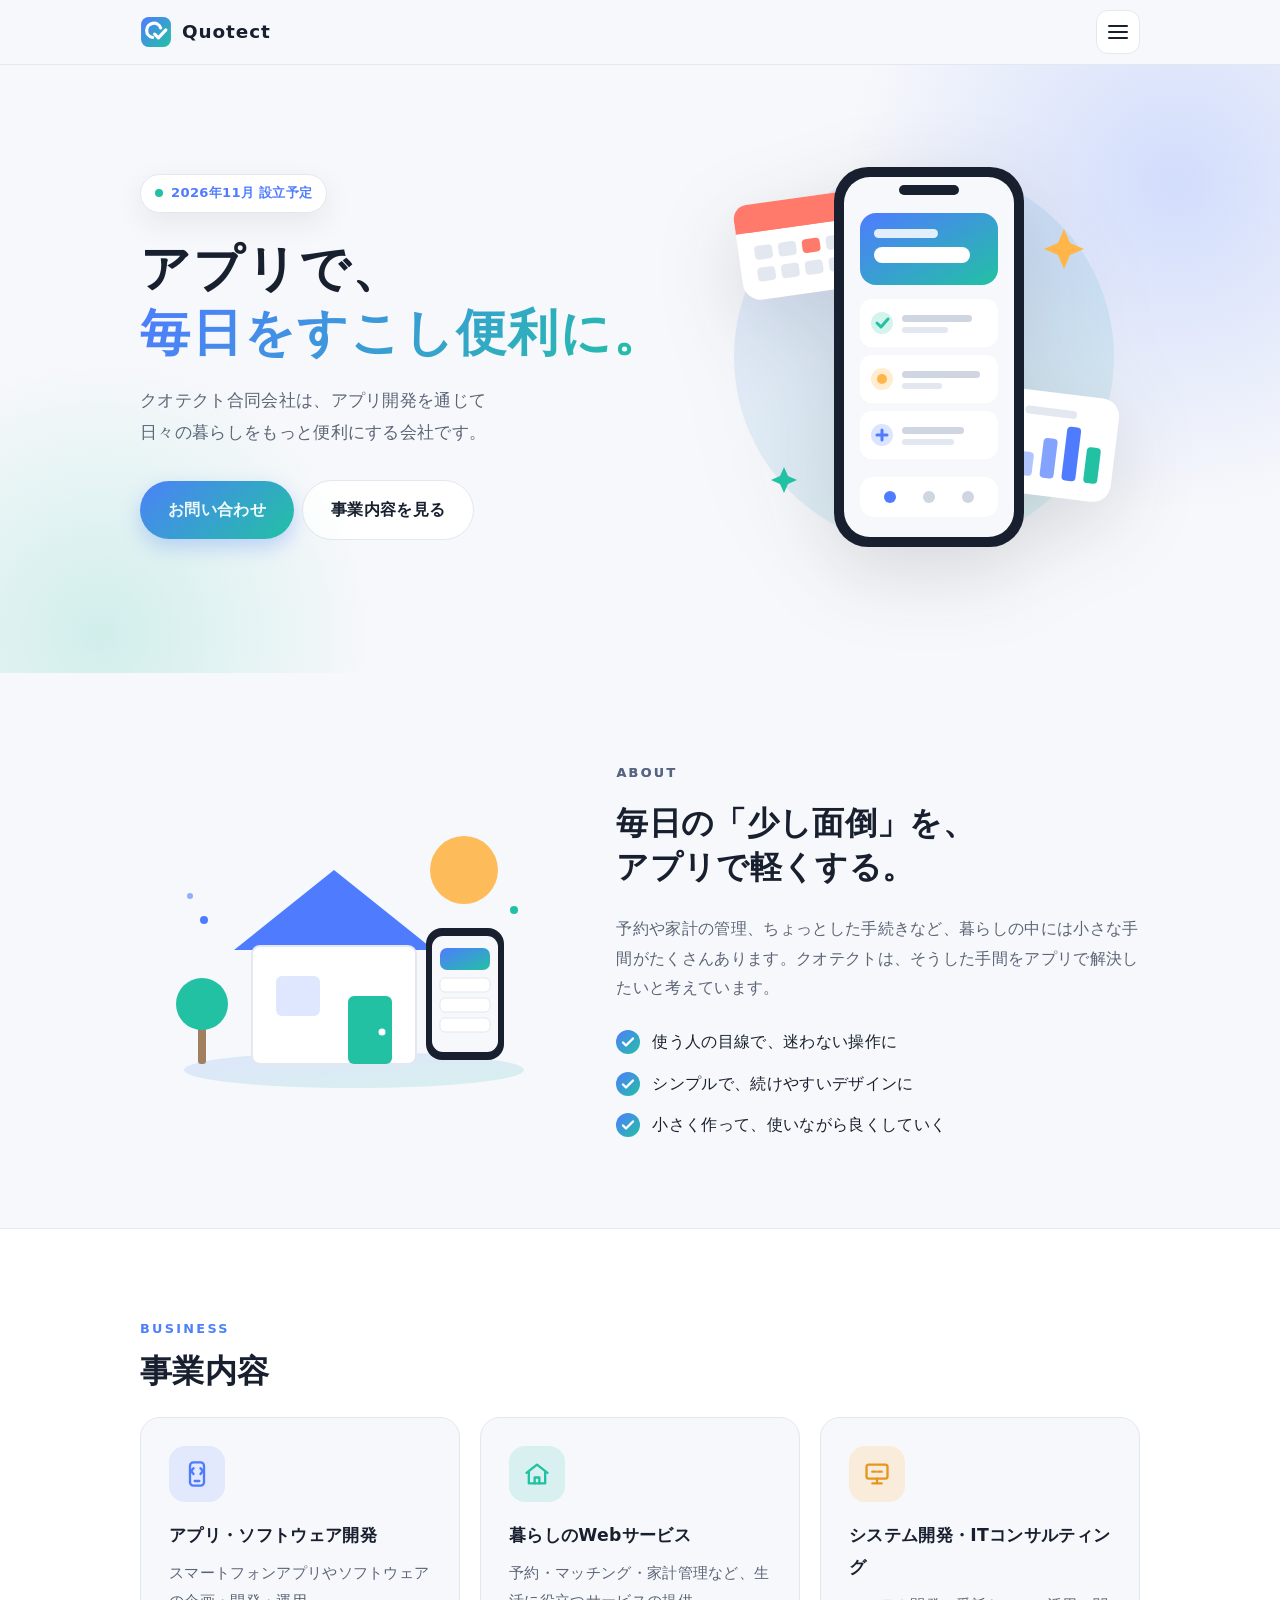
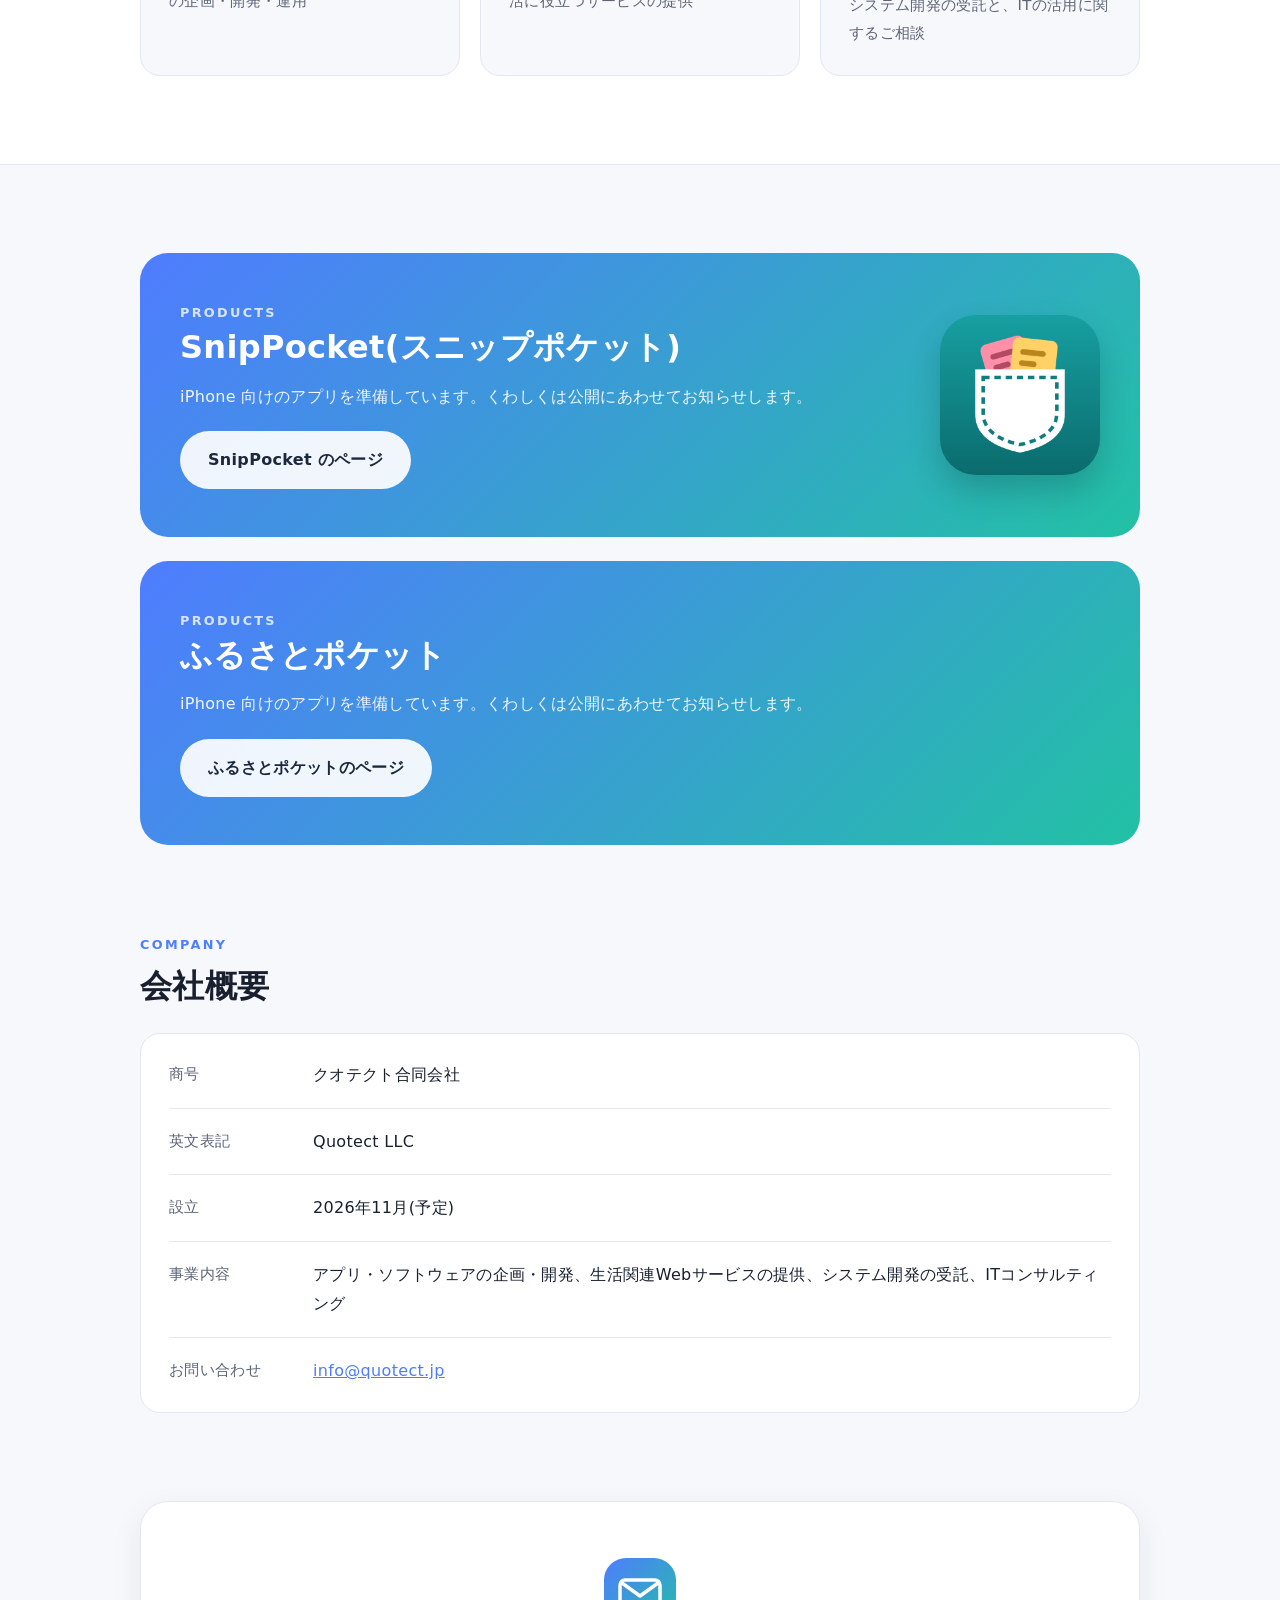
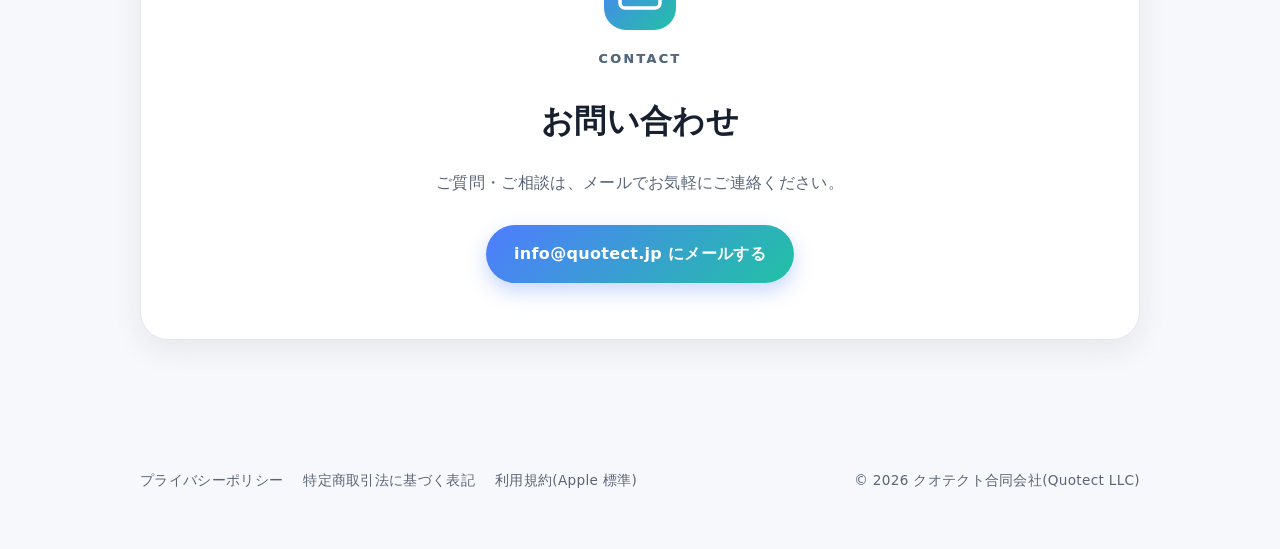
<file: index.html>
<!doctype html>
<html lang="ja">
<head>
<meta charset="utf-8">
<meta name="viewport" content="width=device-width, initial-scale=1">
<title>クオテクト合同会社 | Quotect LLC</title>
<meta name="description" content="クオテクト合同会社は、アプリ開発で日々の暮らしを便利にする会社です。2026年11月設立予定。">
<meta property="og:title" content="クオテクト合同会社 | Quotect LLC">
<meta property="og:description" content="アプリで、毎日をすこし便利に。">
<meta property="og:type" content="website">
<meta property="og:url" content="https://quotect.jp/">
<meta property="og:site_name" content="クオテクト合同会社">
<meta property="og:image" content="https://quotect.jp/assets/ogp.png">
<meta property="og:image:width" content="1200">
<meta property="og:image:height" content="630">
<meta property="og:image:alt" content="Quotect クオテクト合同会社のロゴ">
<meta name="twitter:card" content="summary_large_image">
<link rel="icon" href="./favicon.ico" sizes="any">
<link rel="icon" href="./assets/quotect-mark.svg" type="image/svg+xml">
<link rel="apple-touch-icon" href="./assets/apple-touch-icon.png">
<style>
  :root {
    --bg: #f7f8fb;
    --surface: #ffffff;
    --text: #18202f;
    --muted: #5b6577;
    --line: #e3e7ef;
    --blue: #4f7cff;
    --teal: #22c1a4;
    --amber: #ffb547;
    --coral: #ff7a6b;
    --grad: linear-gradient(135deg, #4f7cff 0%, #22c1a4 100%);
    --shadow: 0 10px 30px rgba(24, 32, 47, .08);
  }
  @media (prefers-color-scheme: dark) {
    :root {
      --bg: #0f131b;
      --surface: #171c27;
      --text: #eef1f6;
      --muted: #a5adbd;
      --line: #262d3b;
      --shadow: 0 10px 30px rgba(0, 0, 0, .35);
    }
  }
  * { box-sizing: border-box; }
  html { -webkit-text-size-adjust: 100%; scroll-behavior: smooth; }
  body {
    margin: 0;
    background: var(--bg);
    color: var(--text);
    font-family: "Hiragino Sans", "Hiragino Kaku Gothic ProN", "Noto Sans JP", "Yu Gothic", "Meiryo", system-ui, sans-serif;
    line-height: 1.85;
    letter-spacing: .02em;
    overflow-x: hidden;
  }
  a { color: var(--blue); }
  .wrap { max-width: 1040px; margin: 0 auto; padding: 0 20px; }

  /* header */
  header { position: sticky; top: 0; z-index: 10; background: color-mix(in srgb, var(--bg) 85%, transparent); backdrop-filter: blur(10px); border-bottom: 1px solid var(--line); }
  header .wrap { display: flex; align-items: center; justify-content: space-between; height: 64px; }
  .brand { display: flex; align-items: center; gap: 10px; color: var(--text); text-decoration: none; font-weight: 700; font-size: 1.15rem; letter-spacing: .05em; }
  .brand svg { width: 32px; height: 32px; }
  section, .hero { scroll-margin-top: 72px; }

  /* ハンバーガーメニュー */
  .menu-btn {
    width: 44px; height: 44px; border: 1px solid var(--line); border-radius: 12px; background: var(--surface);
    display: grid; place-items: center; cursor: pointer; padding: 0; color: var(--text);
  }
  .menu-btn span, .menu-btn span::before, .menu-btn span::after {
    display: block; width: 20px; height: 2px; border-radius: 2px; background: currentColor; position: relative; transition: transform .25s, background .25s;
  }
  .menu-btn span::before, .menu-btn span::after { content: ""; position: absolute; left: 0; }
  .menu-btn span::before { top: -6px; }
  .menu-btn span::after { top: 6px; }
  .menu-open .menu-btn span { background: transparent; }
  .menu-open .menu-btn span::before { transform: translateY(6px) rotate(45deg); }
  .menu-open .menu-btn span::after { transform: translateY(-6px) rotate(-45deg); }

  .menu {
    position: absolute; top: 72px; right: max(20px, calc((100vw - 1040px) / 2 + 20px));
    width: min(280px, calc(100vw - 40px)); background: var(--surface); border: 1px solid var(--line);
    border-radius: 20px; box-shadow: var(--shadow); padding: 10px;
    opacity: 0; visibility: hidden; transform: translateY(-8px); transition: opacity .2s, transform .2s, visibility .2s;
  }
  .menu-open .menu { opacity: 1; visibility: visible; transform: none; }
  .menu a {
    display: flex; align-items: center; gap: 12px; padding: 12px 14px; border-radius: 12px;
    color: var(--text); text-decoration: none; font-weight: 600;
  }
  .menu a:hover, .menu a:focus-visible { background: var(--bg); outline: none; }
  .menu a i { width: 8px; height: 8px; border-radius: 50%; background: var(--grad); flex: none; }
  .menu a.cta { margin-top: 6px; background: var(--grad); color: #fff; justify-content: center; }
  .menu a.cta:hover { opacity: .9; }

  /* hero */
  .hero { position: relative; padding: 72px 0 96px; overflow: hidden; }
  .hero::before {
    content: ""; position: absolute; inset: -40% -20% auto auto; width: 720px; height: 720px;
    background: radial-gradient(circle, rgba(79,124,255,.22), transparent 65%); pointer-events: none;
  }
  .hero::after {
    content: ""; position: absolute; left: -200px; bottom: -260px; width: 600px; height: 600px;
    background: radial-gradient(circle, rgba(34,193,164,.18), transparent 65%); pointer-events: none;
  }
  .hero .wrap { position: relative; display: grid; grid-template-columns: 1.1fr .9fr; gap: 40px; align-items: center; }
  @media (max-width: 820px) { .hero .wrap { grid-template-columns: 1fr; } }
  .badge {
    display: inline-flex; align-items: center; gap: 8px; font-size: .82rem; font-weight: 600; color: var(--blue);
    background: var(--surface); border: 1px solid var(--line); padding: 6px 14px; border-radius: 999px; box-shadow: var(--shadow);
  }
  .badge i { width: 8px; height: 8px; border-radius: 50%; background: var(--teal); display: inline-block; }
  .hero h1 { font-size: clamp(1.85rem, 7.6vw, 3.1rem); line-height: 1.3; margin: 24px 0 20px; letter-spacing: .04em; }
  .hero h1 .grad { white-space: nowrap; background: var(--grad); -webkit-background-clip: text; background-clip: text; color: transparent; }
  .hero p.lead { color: var(--muted); font-size: 1.06rem; margin: 0 0 32px; }
  .btn {
    display: inline-block; background: var(--grad); color: #fff; text-decoration: none; font-weight: 700;
    padding: 14px 28px; border-radius: 999px; box-shadow: 0 8px 20px rgba(79,124,255,.3);
  }
  .btn.ghost { background: var(--surface); color: var(--text); box-shadow: none; border: 1px solid var(--line); margin-left: 8px; }
  .hero-art { display: flex; justify-content: center; }
  .hero-art svg { width: 100%; max-width: 420px; height: auto; filter: drop-shadow(0 24px 40px rgba(24,32,47,.15)); }

  /* sections */
  section { padding: 88px 0; }
  .eyebrow { font-size: .8rem; font-weight: 700; letter-spacing: .18em; background: var(--grad); -webkit-background-clip: text; background-clip: text; color: transparent; margin: 0 0 8px; }
  h2 { font-size: clamp(1.5rem, 4vw, 2rem); margin: 0 0 24px; line-height: 1.4; }

  .about { display: grid; grid-template-columns: .9fr 1.1fr; gap: 48px; align-items: center; }
  @media (max-width: 820px) { .about { grid-template-columns: 1fr; } .about .art { order: 2; } }
  .about .art svg { width: 100%; max-width: 380px; height: auto; display: block; margin: 0 auto; }
  .about p { color: var(--muted); margin: 0 0 16px; }
  .points { list-style: none; padding: 0; margin: 24px 0 0; display: grid; gap: 12px; }
  .points li { display: flex; gap: 12px; align-items: flex-start; }
  .points li svg { flex: none; width: 24px; height: 24px; margin-top: 3px; }

  .alt { background: var(--surface); border-top: 1px solid var(--line); border-bottom: 1px solid var(--line); }
  .cards { display: grid; gap: 20px; grid-template-columns: repeat(auto-fit, minmax(240px, 1fr)); }
  .card { background: var(--bg); border: 1px solid var(--line); border-radius: 20px; padding: 28px; transition: transform .2s, box-shadow .2s; }
  .card:hover { transform: translateY(-4px); box-shadow: var(--shadow); }
  .card .icon { width: 56px; height: 56px; border-radius: 16px; display: grid; place-items: center; margin-bottom: 18px; }
  .card .icon svg { width: 28px; height: 28px; }
  .card h3 { margin: 0 0 8px; font-size: 1.08rem; }
  .card p { margin: 0; color: var(--muted); font-size: .93rem; }

  .coming {
    position: relative; overflow: hidden; border-radius: 28px; padding: 48px 40px; color: #fff; background: var(--grad);
    display: grid; grid-template-columns: 1fr auto; gap: 32px; align-items: center;
  }
  @media (max-width: 720px) { .coming { grid-template-columns: 1fr; padding: 36px 24px; } .coming svg { justify-self: center; } }
  .coming h2 { color: #fff; margin-bottom: 12px; }
  .coming .eyebrow { background: none; color: rgba(255,255,255,.85); -webkit-background-clip: initial; background-clip: initial; }
  .coming p { margin: 0; opacity: .92; }
  .coming svg { width: 200px; height: auto; }
  .coming .app-icon { width: 160px; height: 160px; border-radius: 36px; box-shadow: 0 16px 32px rgba(0,0,0,.18); background: #fff; }
  @media (max-width: 720px) { .coming .app-icon { justify-self: center; width: 120px; height: 120px; border-radius: 28px; } }
  .coming-links { margin-top: 20px !important; }
  .btn.light { background: #fff; color: #18202f; box-shadow: none; }
  footer .links { display: flex; flex-wrap: wrap; gap: 8px 20px; }
  footer .links a { color: var(--muted); text-decoration: none; }
  footer .links a:hover { color: var(--text); text-decoration: underline; }

  dl.profile { display: grid; grid-template-columns: 9em 1fr; margin: 0; background: var(--surface); border: 1px solid var(--line); border-radius: 20px; padding: 8px 28px; }
  dl.profile dt, dl.profile dd { padding: 18px 0; border-bottom: 1px solid var(--line); margin: 0; }
  dl.profile dt:last-of-type, dl.profile dd:last-of-type { border-bottom: none; }
  dl.profile dt { color: var(--muted); font-size: .92rem; }
  @media (max-width: 520px) {
    dl.profile { grid-template-columns: 1fr; padding: 8px 20px; }
    dl.profile dt { border-bottom: none; padding-bottom: 0; }
    dl.profile dd { padding-top: 2px; }
  }

  .contact { text-align: center; }
  .contact .box { background: var(--surface); border: 1px solid var(--line); border-radius: 28px; padding: 56px 24px; box-shadow: var(--shadow); }
  .contact svg { width: 72px; height: 72px; margin-bottom: 8px; }
  .contact p { color: var(--muted); margin: 0 0 28px; }

  footer { padding: 40px 0 56px; color: var(--muted); font-size: .85rem; }
  footer .wrap { display: flex; justify-content: space-between; align-items: center; flex-wrap: wrap; gap: 12px; }
</style>
</head>
<body>

<!-- 画像はすべてこのファイル内で自作したSVG(外部素材・フォントは不使用) -->
<svg width="0" height="0" style="position:absolute" aria-hidden="true">
  <defs>
    <linearGradient id="g-main" x1="0" y1="0" x2="1" y2="1">
      <stop offset="0" stop-color="#4f7cff"/><stop offset="1" stop-color="#22c1a4"/>
    </linearGradient>
  </defs>
</svg>

<header>
  <div class="wrap">
    <a class="brand" href="#top">
      <svg viewBox="0 0 120 120" aria-hidden="true">
        <rect x="4" y="4" width="112" height="112" rx="28" fill="url(#g-main)"/>
        <path d="M47.31 80.59A27 27 0 1 1 77.37 44.77" fill="none" stroke="#fff" stroke-width="12" stroke-linecap="round"/>
        <path d="M55 68L69 82L97 52" fill="none" stroke="#fff" stroke-width="12" stroke-linecap="round" stroke-linejoin="round"/>
      </svg>
      Quotect
    </a>
    <button class="menu-btn" id="menu-btn" aria-label="メニューを開く" aria-expanded="false" aria-controls="menu"><span></span></button>
    <nav class="menu" id="menu" aria-label="メニュー">
      <a href="#top"><i></i>トップ</a>
      <a href="#about"><i></i>私たちについて</a>
      <a href="#business"><i></i>事業内容</a>
      <a href="#products"><i></i>プロダクト</a>
      <a href="./snippocket/"><i></i>SnipPocket</a>
      <a href="./snippocket/support/"><i></i>サポート</a>
      <a href="./furupoke/"><i></i>ふるさとポケット</a>
      <a href="#company"><i></i>会社概要</a>
      <a href="#contact" class="cta">お問い合わせ</a>
    </nav>
  </div>
</header>

<main>
  <div class="hero" id="top">
    <div class="wrap">
      <div>
        <span class="badge"><i></i>2026年11月 設立予定</span>
        <h1>アプリで、<br><span class="grad">毎日をすこし便利に。</span></h1>
        <p class="lead">クオテクト合同会社は、アプリ開発を通じて<br>日々の暮らしをもっと便利にする会社です。</p>
        <a class="btn" href="#contact">お問い合わせ</a><a class="btn ghost" href="#business">事業内容を見る</a>
      </div>

      <!-- ヒーロー画像:スマホと暮らしのアプリ画面(自作SVG) -->
      <div class="hero-art">
        <svg viewBox="0 0 420 440" role="img" aria-label="暮らしを便利にするスマートフォンアプリのイラスト">
          <circle cx="210" cy="220" r="190" fill="url(#g-main)" opacity=".12"/>
          <!-- floating: calendar -->
          <g transform="translate(18 70) rotate(-8)">
            <rect width="120" height="96" rx="18" fill="#fff"/>
            <rect width="120" height="28" rx="14" fill="#ff7a6b"/>
            <rect y="14" width="120" height="14" fill="#ff7a6b"/>
            <g fill="#e3e7ef">
              <rect x="16" y="42" width="18" height="14" rx="4"/><rect x="40" y="42" width="18" height="14" rx="4"/>
              <rect x="64" y="42" width="18" height="14" rx="4" fill="#ff7a6b"/><rect x="88" y="42" width="18" height="14" rx="4"/>
              <rect x="16" y="64" width="18" height="14" rx="4"/><rect x="40" y="64" width="18" height="14" rx="4"/>
              <rect x="64" y="64" width="18" height="14" rx="4"/><rect x="88" y="64" width="18" height="14" rx="4"/>
            </g>
          </g>
          <!-- floating: wallet chart -->
          <g transform="translate(296 250) rotate(7)">
            <rect width="112" height="104" rx="18" fill="#fff"/>
            <rect x="18" y="62" width="14" height="24" rx="4" fill="#4f7cff" opacity=".45"/>
            <rect x="40" y="46" width="14" height="40" rx="4" fill="#4f7cff" opacity=".7"/>
            <rect x="62" y="32" width="14" height="54" rx="4" fill="#4f7cff"/>
            <rect x="84" y="50" width="14" height="36" rx="4" fill="#22c1a4"/>
            <rect x="18" y="16" width="52" height="8" rx="4" fill="#e3e7ef"/>
          </g>
          <!-- phone -->
          <rect x="120" y="30" width="190" height="380" rx="34" fill="#18202f"/>
          <rect x="130" y="40" width="170" height="360" rx="26" fill="#f7f8fb"/>
          <rect x="185" y="48" width="60" height="10" rx="5" fill="#18202f"/>
          <!-- app header -->
          <rect x="146" y="76" width="138" height="72" rx="16" fill="url(#g-main)"/>
          <rect x="160" y="92" width="64" height="9" rx="4.5" fill="#fff" opacity=".85"/>
          <rect x="160" y="110" width="96" height="16" rx="8" fill="#fff"/>
          <!-- list items -->
          <g>
            <rect x="146" y="162" width="138" height="48" rx="12" fill="#fff"/>
            <circle cx="168" cy="186" r="11" fill="#22c1a4" opacity=".2"/>
            <path d="M163 186l4 4 7-8" fill="none" stroke="#22c1a4" stroke-width="3" stroke-linecap="round" stroke-linejoin="round"/>
            <rect x="188" y="178" width="70" height="7" rx="3.5" fill="#cfd5e1"/>
            <rect x="188" y="190" width="46" height="6" rx="3" fill="#e3e7ef"/>
          </g>
          <g>
            <rect x="146" y="218" width="138" height="48" rx="12" fill="#fff"/>
            <circle cx="168" cy="242" r="11" fill="#ffb547" opacity=".25"/>
            <circle cx="168" cy="242" r="5" fill="#ffb547"/>
            <rect x="188" y="234" width="78" height="7" rx="3.5" fill="#cfd5e1"/>
            <rect x="188" y="246" width="40" height="6" rx="3" fill="#e3e7ef"/>
          </g>
          <g>
            <rect x="146" y="274" width="138" height="48" rx="12" fill="#fff"/>
            <circle cx="168" cy="298" r="11" fill="#4f7cff" opacity=".2"/>
            <path d="M163 298h10M168 293v10" stroke="#4f7cff" stroke-width="3" stroke-linecap="round"/>
            <rect x="188" y="290" width="62" height="7" rx="3.5" fill="#cfd5e1"/>
            <rect x="188" y="302" width="52" height="6" rx="3" fill="#e3e7ef"/>
          </g>
          <!-- tab bar -->
          <rect x="146" y="340" width="138" height="40" rx="14" fill="#fff"/>
          <circle cx="176" cy="360" r="6" fill="#4f7cff"/>
          <circle cx="215" cy="360" r="6" fill="#cfd5e1"/>
          <circle cx="254" cy="360" r="6" fill="#cfd5e1"/>
          <!-- sparkles -->
          <path d="M350 92l6 14 14 6-14 6-6 14-6-14-14-6 14-6z" fill="#ffb547"/>
          <path d="M70 330l4 9 9 4-9 4-4 9-4-9-9-4 9-4z" fill="#22c1a4"/>
        </svg>
      </div>
    </div>
  </div>

  <section id="about">
    <div class="wrap about">
      <!-- 暮らしのイラスト(自作SVG) -->
      <div class="art">
        <svg viewBox="0 0 380 300" role="img" aria-label="家とアプリでつながる暮らしのイラスト">
          <ellipse cx="190" cy="270" rx="170" ry="18" fill="url(#g-main)" opacity=".15"/>
          <circle cx="300" cy="70" r="34" fill="#ffb547" opacity=".9"/>
          <!-- house -->
          <path d="M70 150 L170 70 L270 150 Z" fill="#4f7cff"/>
          <rect x="88" y="146" width="164" height="118" rx="8" fill="#fff" stroke="#e3e7ef" stroke-width="2"/>
          <rect x="112" y="176" width="44" height="40" rx="6" fill="#4f7cff" opacity=".18"/>
          <rect x="184" y="196" width="44" height="68" rx="6" fill="#22c1a4"/>
          <circle cx="218" cy="232" r="3.5" fill="#fff"/>
          <!-- phone bubble -->
          <g transform="translate(262 128)">
            <rect width="78" height="132" rx="16" fill="#18202f"/>
            <rect x="6" y="8" width="66" height="116" rx="11" fill="#f7f8fb"/>
            <rect x="14" y="20" width="50" height="22" rx="7" fill="url(#g-main)"/>
            <rect x="14" y="50" width="50" height="14" rx="5" fill="#fff" stroke="#e3e7ef"/>
            <rect x="14" y="70" width="50" height="14" rx="5" fill="#fff" stroke="#e3e7ef"/>
            <rect x="14" y="90" width="50" height="14" rx="5" fill="#fff" stroke="#e3e7ef"/>
          </g>
          <!-- connection dots -->
          <g fill="#4f7cff">
            <circle cx="40" cy="120" r="4"/><circle cx="26" cy="96" r="3" opacity=".6"/>
            <circle cx="350" cy="110" r="4" fill="#22c1a4"/>
          </g>
          <!-- tree -->
          <rect x="34" y="214" width="8" height="50" rx="3" fill="#a08060"/>
          <circle cx="38" cy="204" r="26" fill="#22c1a4"/>
        </svg>
      </div>
      <div>
        <p class="eyebrow">ABOUT</p>
        <h2>毎日の「少し面倒」を、<br>アプリで軽くする。</h2>
        <p>予約や家計の管理、ちょっとした手続きなど、暮らしの中には小さな手間がたくさんあります。クオテクトは、そうした手間をアプリで解決したいと考えています。</p>
        <ul class="points">
          <li>
            <svg viewBox="0 0 24 24" aria-hidden="true"><circle cx="12" cy="12" r="12" fill="url(#g-main)"/><path d="M7 12.5l3 3 7-7" fill="none" stroke="#fff" stroke-width="2.4" stroke-linecap="round" stroke-linejoin="round"/></svg>
            <span>使う人の目線で、迷わない操作に</span>
          </li>
          <li>
            <svg viewBox="0 0 24 24" aria-hidden="true"><circle cx="12" cy="12" r="12" fill="url(#g-main)"/><path d="M7 12.5l3 3 7-7" fill="none" stroke="#fff" stroke-width="2.4" stroke-linecap="round" stroke-linejoin="round"/></svg>
            <span>シンプルで、続けやすいデザインに</span>
          </li>
          <li>
            <svg viewBox="0 0 24 24" aria-hidden="true"><circle cx="12" cy="12" r="12" fill="url(#g-main)"/><path d="M7 12.5l3 3 7-7" fill="none" stroke="#fff" stroke-width="2.4" stroke-linecap="round" stroke-linejoin="round"/></svg>
            <span>小さく作って、使いながら良くしていく</span>
          </li>
        </ul>
      </div>
    </div>
  </section>

  <section id="business" class="alt">
    <div class="wrap">
      <p class="eyebrow">BUSINESS</p>
      <h2>事業内容</h2>
      <div class="cards">
        <div class="card">
          <div class="icon" style="background: rgba(79,124,255,.12)">
            <svg viewBox="0 0 24 24" fill="none" stroke="#4f7cff" stroke-width="2" stroke-linecap="round" stroke-linejoin="round" aria-hidden="true"><rect x="6" y="2" width="12" height="20" rx="3"/><path d="M10 18h4"/><path d="M9 7l-2 2.5L9 12M15 7l2 2.5L15 12"/></svg>
          </div>
          <h3>アプリ・ソフトウェア開発</h3>
          <p>スマートフォンアプリやソフトウェアの企画・開発・運用</p>
        </div>
        <div class="card">
          <div class="icon" style="background: rgba(34,193,164,.14)">
            <svg viewBox="0 0 24 24" fill="none" stroke="#22c1a4" stroke-width="2" stroke-linecap="round" stroke-linejoin="round" aria-hidden="true"><path d="M3 11l9-7 9 7"/><path d="M5 10v10h14V10"/><path d="M10 20v-5h4v5"/></svg>
          </div>
          <h3>暮らしのWebサービス</h3>
          <p>予約・マッチング・家計管理など、生活に役立つサービスの提供</p>
        </div>
        <div class="card">
          <div class="icon" style="background: rgba(255,181,71,.18)">
            <svg viewBox="0 0 24 24" fill="none" stroke="#e6951f" stroke-width="2" stroke-linecap="round" stroke-linejoin="round" aria-hidden="true"><rect x="3" y="4" width="18" height="12" rx="2"/><path d="M8 20h8M12 16v4"/><path d="M8 10h3M13 10h3"/></svg>
          </div>
          <h3>システム開発・ITコンサルティング</h3>
          <p>システム開発の受託と、ITの活用に関するご相談</p>
        </div>
      </div>
    </div>
  </section>

  <section id="products">
    <div class="wrap">
      <div class="coming">
        <div>
          <p class="eyebrow">PRODUCTS</p>
          <h2>SnipPocket(スニップポケット)</h2>
          <p>iPhone 向けのアプリを準備しています。くわしくは公開にあわせてお知らせします。</p>
          <p class="coming-links"><a class="btn light" href="./snippocket/">SnipPocket のページ</a></p>
        </div>
        <img class="app-icon" src="./assets/snippocket-icon.png" alt="SnipPocket のアイコン" width="160" height="160">
      </div>
      <div class="coming" style="margin-top: 24px">
        <div>
          <p class="eyebrow">PRODUCTS</p>
          <h2>ふるさとポケット</h2>
          <p>iPhone 向けのアプリを準備しています。くわしくは公開にあわせてお知らせします。</p>
          <p class="coming-links"><a class="btn light" href="./furupoke/">ふるさとポケットのページ</a></p>
        </div>
      </div>
    </div>
  </section>

  <section id="company" style="padding-top: 0">
    <div class="wrap">
      <p class="eyebrow">COMPANY</p>
      <h2>会社概要</h2>
      <dl class="profile">
        <dt>商号</dt><dd>クオテクト合同会社</dd>
        <dt>英文表記</dt><dd>Quotect LLC</dd>
        <dt>設立</dt><dd>2026年11月(予定)</dd>
        <dt>事業内容</dt><dd>アプリ・ソフトウェアの企画・開発、生活関連Webサービスの提供、システム開発の受託、ITコンサルティング</dd>
        <dt>お問い合わせ</dt><dd><a href="mailto:info@quotect.jp">info@quotect.jp</a></dd>
      </dl>
    </div>
  </section>

  <section id="contact" class="contact" style="padding-top: 0">
    <div class="wrap">
      <div class="box">
        <!-- メールのアイコン(自作SVG) -->
        <svg viewBox="0 0 72 72" aria-hidden="true">
          <rect width="72" height="72" rx="22" fill="url(#g-main)"/>
          <rect x="16" y="22" width="40" height="28" rx="5" fill="none" stroke="#fff" stroke-width="3.5"/>
          <path d="M18 25l18 13 18-13" fill="none" stroke="#fff" stroke-width="3.5" stroke-linecap="round" stroke-linejoin="round"/>
        </svg>
        <p class="eyebrow">CONTACT</p>
        <h2>お問い合わせ</h2>
        <p>ご質問・ご相談は、メールでお気軽にご連絡ください。</p>
        <a class="btn" href="mailto:info@quotect.jp">info@quotect.jp にメールする</a>
      </div>
    </div>
  </section>
</main>

<footer>
  <div class="wrap">
    <nav class="links" aria-label="関連ページ">
      <a href="./snippocket/privacy/">プライバシーポリシー</a>
      <a href="./snippocket/tokushoho/">特定商取引法に基づく表記</a>
      <a href="https://www.apple.com/jp/legal/internet-services/itunes/jp/terms.html">利用規約(Apple 標準)</a>
    </nav>
    <span>© 2026 クオテクト合同会社(Quotect LLC)</span>
  </div>
</footer>

<script>
  // 三本線ボタンでメニューを開閉。項目を押すとその場所へ移動して閉じる
  (function () {
    var root = document.documentElement;
    var btn = document.getElementById('menu-btn');
    var menu = document.getElementById('menu');
    function setOpen(open) {
      root.classList.toggle('menu-open', open);
      btn.setAttribute('aria-expanded', open ? 'true' : 'false');
      btn.setAttribute('aria-label', open ? 'メニューを閉じる' : 'メニューを開く');
    }
    btn.addEventListener('click', function (e) { e.stopPropagation(); setOpen(!root.classList.contains('menu-open')); });
    menu.addEventListener('click', function (e) { if (e.target.closest('a')) setOpen(false); });
    document.addEventListener('click', function (e) { if (!menu.contains(e.target)) setOpen(false); });
    document.addEventListener('keydown', function (e) { if (e.key === 'Escape') setOpen(false); });
  })();
</script>
</body>
</html>
</file>
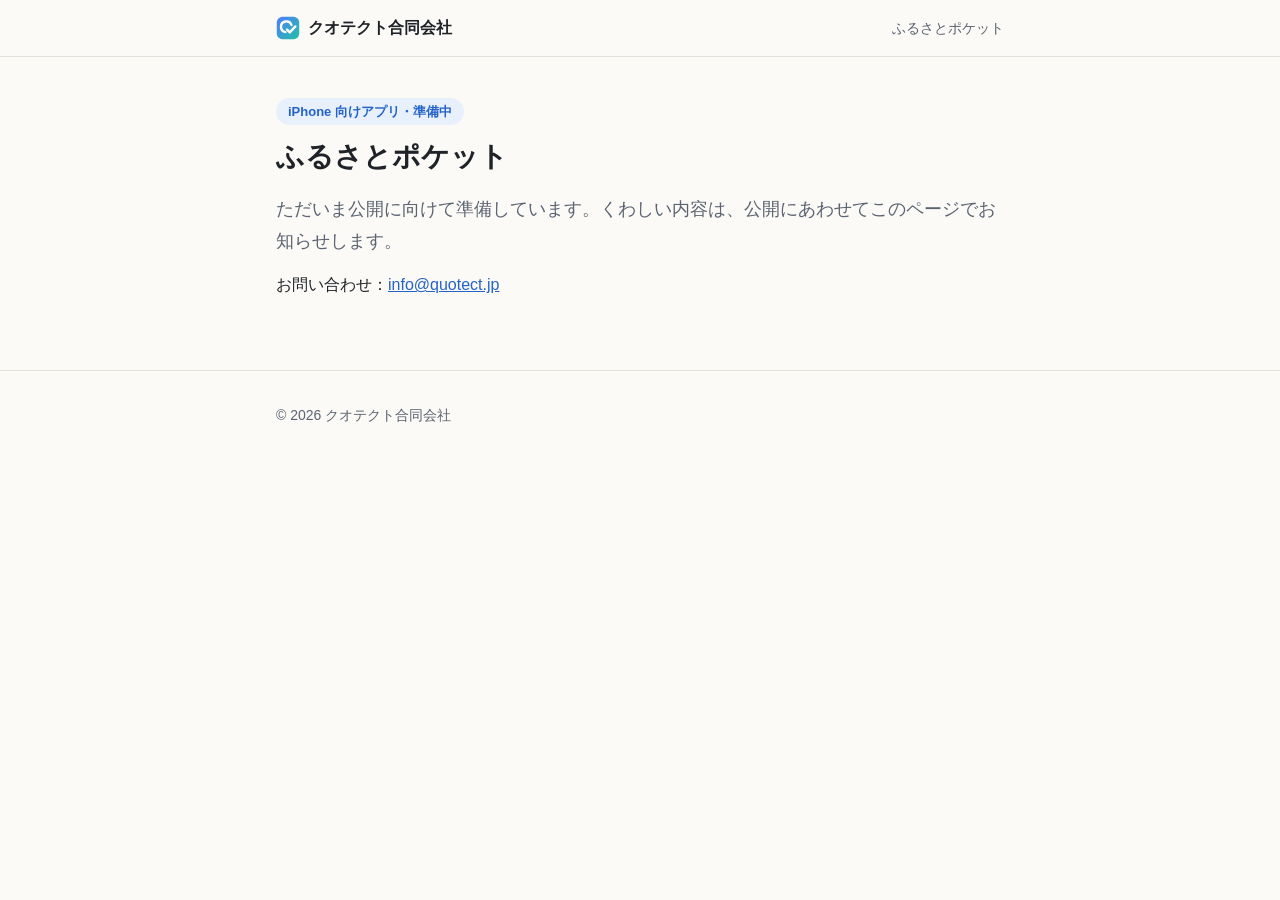
<file: furupoke/index.html>
<!doctype html>
<html lang="ja">
<head>
<meta charset="utf-8">
<meta name="viewport" content="width=device-width,initial-scale=1">
<title>ふるさとポケット</title>
<meta name="description" content="ふるさとポケットは、公開に向けて準備中の iPhone 向けアプリです。">
<link rel="icon" href="../assets/quotect-mark.svg" type="image/svg+xml">
<link rel="stylesheet" href="../assets/style.css">
</head>
<body>
<header class="site"><div class="wrap">
<a class="brand" href="../"><img src="../assets/quotect-mark.svg" alt="" width="24" height="24">クオテクト合同会社</a>
<nav><a href="../furupoke/">ふるさとポケット</a></nav>
</div></header>
<main><div class="wrap">

<span class="badge-soft">iPhone 向けアプリ・準備中</span>
<h1>ふるさとポケット</h1>
<p class="lead">ただいま公開に向けて準備しています。くわしい内容は、公開にあわせてこのページでお知らせします。</p>
<p>お問い合わせ：<a href="mailto:info@quotect.jp">info@quotect.jp</a></p>

</div></main>
<footer class="site"><div class="wrap">
<p>© 2026 クオテクト合同会社</p>
</div></footer>
</body>
</html>
</file>
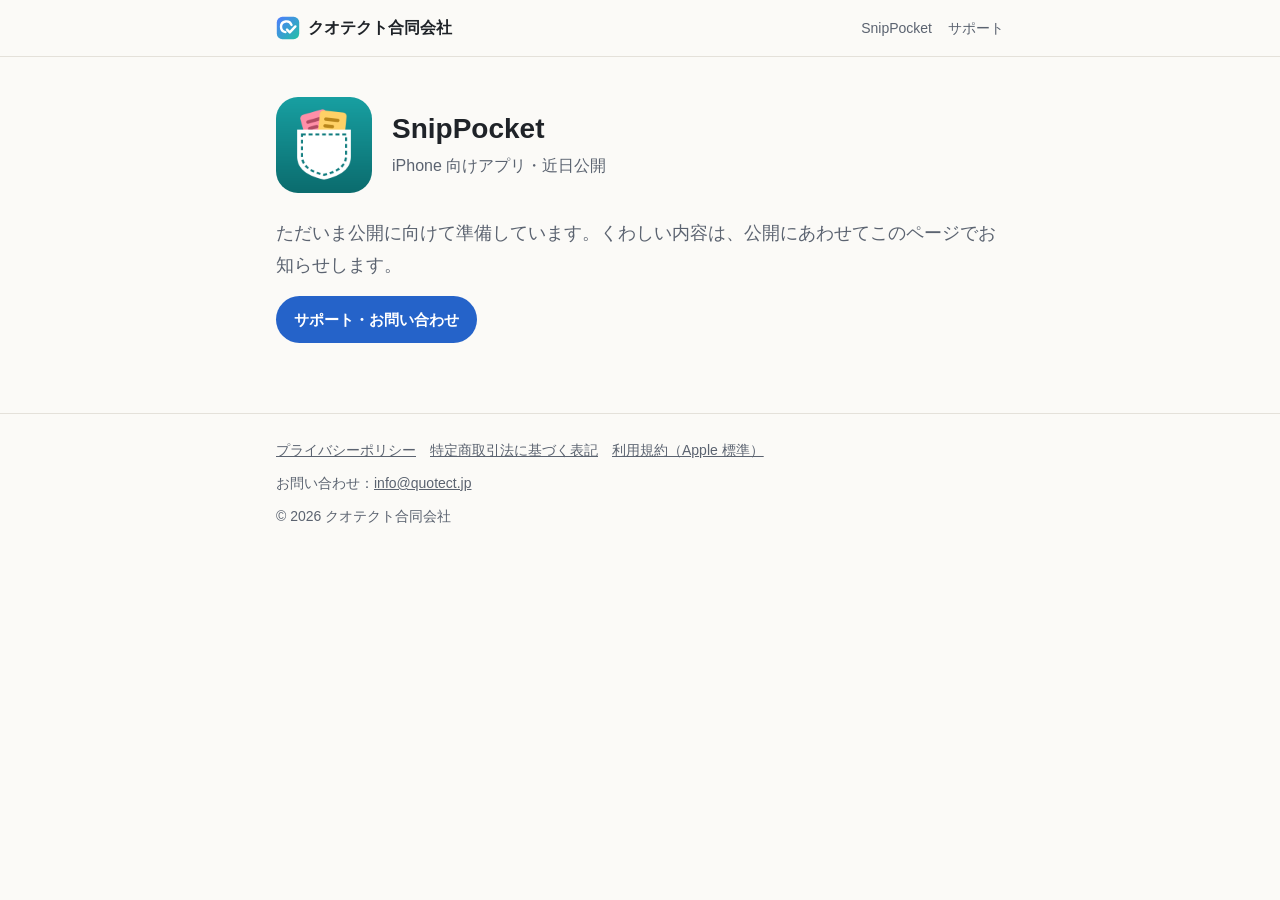
<file: snippocket/index.html>
<!doctype html>
<html lang="ja">
<head>
<meta charset="utf-8">
<meta name="viewport" content="width=device-width,initial-scale=1">
<title>SnipPocket</title>
<meta name="description" content="SnipPocket は近日公開予定の iPhone 向けアプリです。">
<link rel="icon" href="../assets/snippocket-icon.png">
<link rel="stylesheet" href="../assets/style.css">
</head>
<body>
<header class="site"><div class="wrap">
<a class="brand" href="../"><img src="../assets/quotect-mark.svg" alt="" width="24" height="24">クオテクト合同会社</a>
<nav><a href="../snippocket/">SnipPocket</a><a href="../snippocket/support/">サポート</a></nav>
</div></header>
<main><div class="wrap">

<div class="hero">
<img src="../assets/snippocket-icon.png" alt="SnipPocket のアイコン">
<div>
<h1>SnipPocket</h1>
<p>iPhone 向けアプリ・近日公開</p>
</div>
</div>
<p class="lead">ただいま公開に向けて準備しています。くわしい内容は、公開にあわせてこのページでお知らせします。</p>
<p><a class="btn" href="support/">サポート・お問い合わせ</a></p>

</div></main>
<footer class="site"><div class="wrap">
<a href="../snippocket/privacy/">プライバシーポリシー</a><a href="../snippocket/tokushoho/">特定商取引法に基づく表記</a><a href="https://www.apple.com/jp/legal/internet-services/itunes/jp/terms.html">利用規約（Apple 標準）</a>
<p>お問い合わせ：<a href="mailto:info@quotect.jp">info@quotect.jp</a></p>
<p>© 2026 クオテクト合同会社</p>
</div></footer>
</body>
</html>
</file>
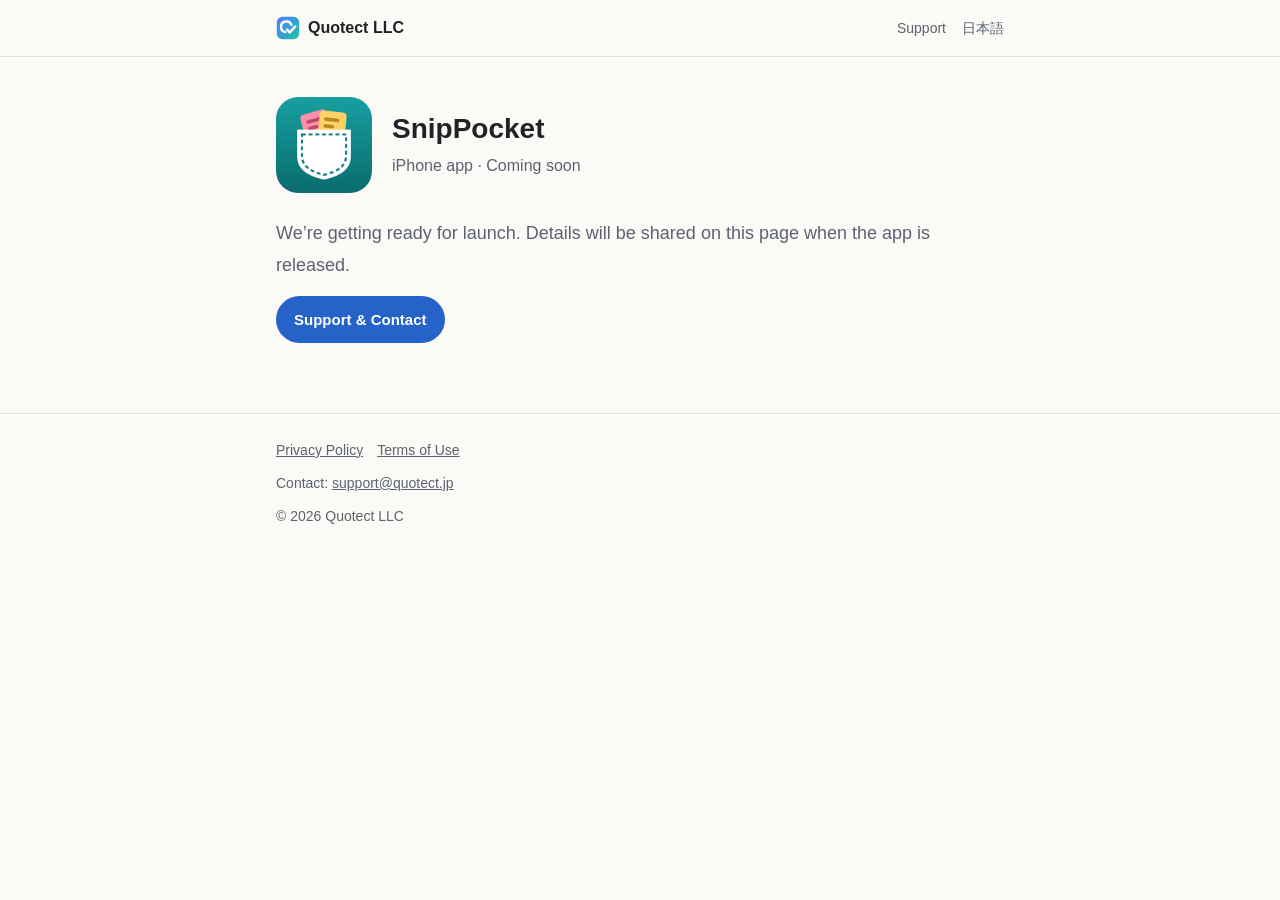
<file: en/snippocket/index.html>
<!doctype html>
<html lang="en">
<head>
<meta charset="utf-8">
<meta name="viewport" content="width=device-width,initial-scale=1">
<title>SnipPocket</title>
<meta name="description" content="SnipPocket is an iPhone app coming soon.">
<link rel="icon" href="../../assets/snippocket-icon.png">
<link rel="stylesheet" href="../../assets/style.css">
</head>
<body>
<header class="site"><div class="wrap">
<a class="brand" href="../../"><img src="../../assets/quotect-mark.svg" alt="" width="24" height="24">Quotect LLC</a>
<nav><a href="../../en/snippocket/support/">Support</a><a href="../../snippocket/" lang="ja">日本語</a></nav>
</div></header>
<main><div class="wrap">

<div class="hero">
<img src="../../assets/snippocket-icon.png" alt="SnipPocket icon">
<div>
<h1>SnipPocket</h1>
<p>iPhone app · Coming soon</p>
</div>
</div>
<p class="lead">We’re getting ready for launch. Details will be shared on this page when the app is released.</p>
<p><a class="btn" href="support/">Support &amp; Contact</a></p>

</div></main>
<footer class="site"><div class="wrap">
<a href="../../en/snippocket/privacy/">Privacy Policy</a><a href="https://www.apple.com/legal/internet-services/itunes/dev/stdeula/">Terms of Use</a>
<p>Contact: <a href="mailto:support@quotect.jp">support@quotect.jp</a></p>
<p>© 2026 Quotect LLC</p>
</div></footer>
</body>
</html>
</file>
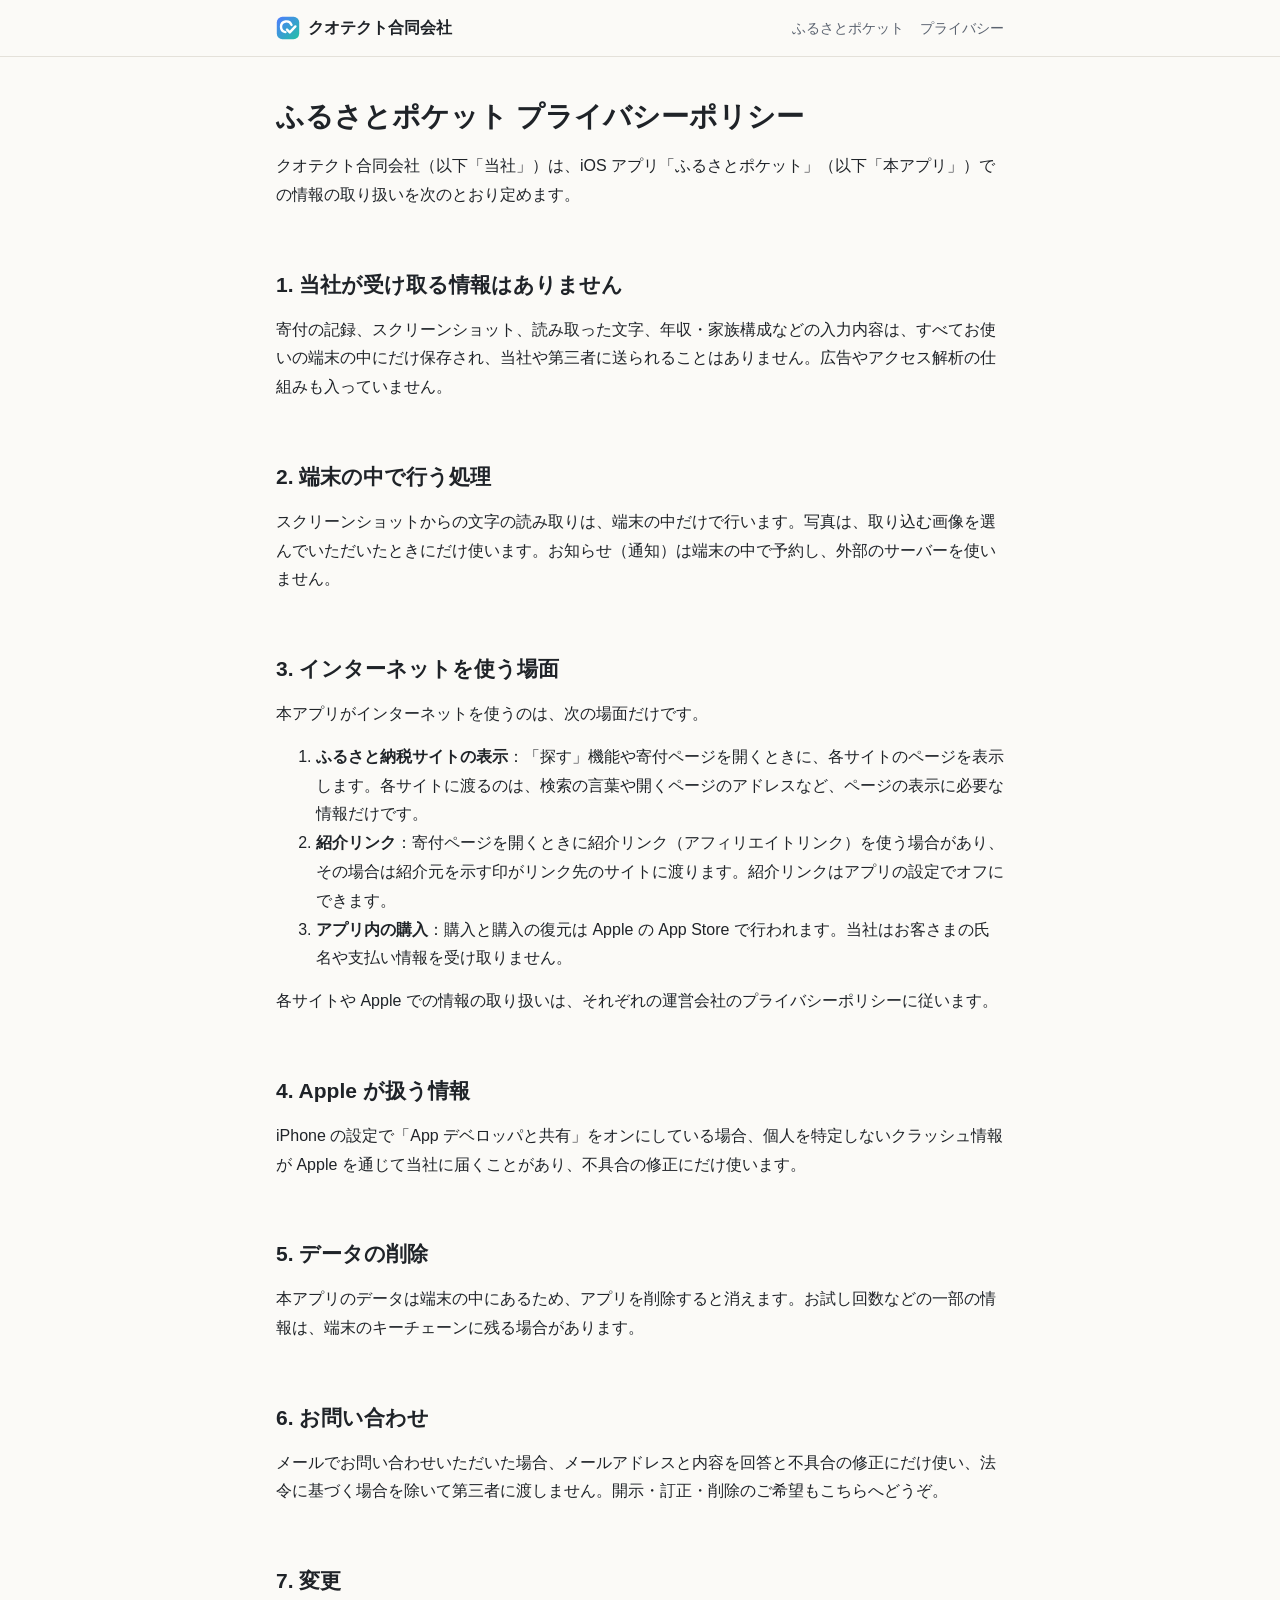
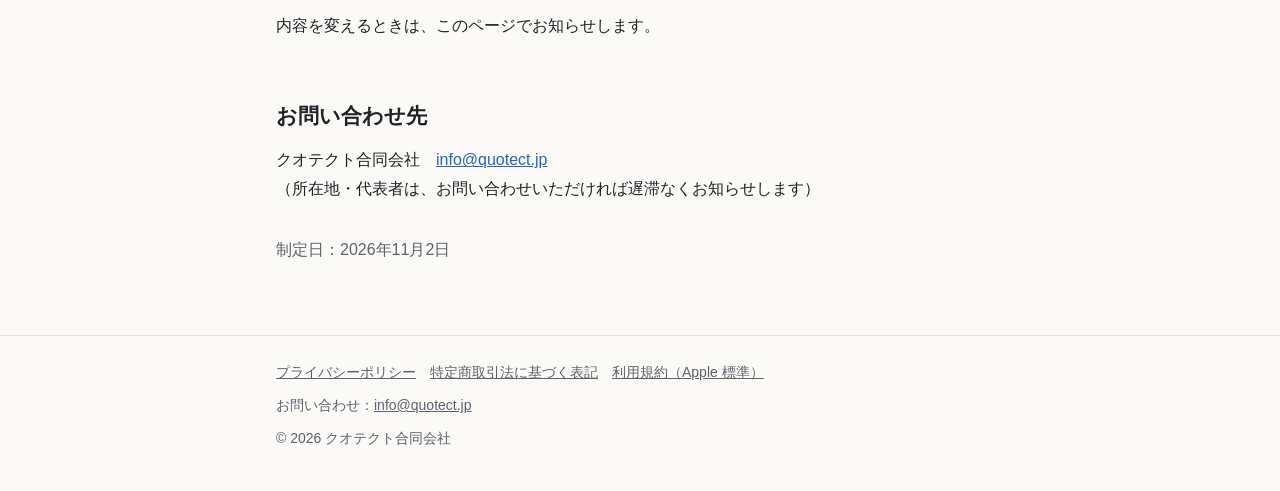
<file: furupoke/privacy/index.html>
<!doctype html>
<html lang="ja">
<head>
<meta charset="utf-8">
<meta name="viewport" content="width=device-width,initial-scale=1">
<title>ふるさとポケット プライバシーポリシー</title>
<meta name="description" content="ふるさとポケットのプライバシーポリシーです。データは端末の中にだけ保存します。">
<link rel="icon" href="../../assets/quotect-mark.svg" type="image/svg+xml">
<link rel="stylesheet" href="../../assets/style.css">
</head>
<body>
<header class="site"><div class="wrap">
<a class="brand" href="../../"><img src="../../assets/quotect-mark.svg" alt="" width="24" height="24">クオテクト合同会社</a>
<nav><a href="../../furupoke/">ふるさとポケット</a><a href="../../furupoke/privacy/">プライバシー</a></nav>
</div></header>
<main><div class="wrap">

<h1>ふるさとポケット プライバシーポリシー</h1>
<p>クオテクト合同会社（以下「当社」）は、iOS アプリ「ふるさとポケット」（以下「本アプリ」）での情報の取り扱いを次のとおり定めます。</p>

<h2>1. 当社が受け取る情報はありません</h2>
<p>寄付の記録、スクリーンショット、読み取った文字、年収・家族構成などの入力内容は、すべてお使いの端末の中にだけ保存され、当社や第三者に送られることはありません。広告やアクセス解析の仕組みも入っていません。</p>

<h2>2. 端末の中で行う処理</h2>
<p>スクリーンショットからの文字の読み取りは、端末の中だけで行います。写真は、取り込む画像を選んでいただいたときにだけ使います。お知らせ（通知）は端末の中で予約し、外部のサーバーを使いません。</p>

<h2>3. インターネットを使う場面</h2>
<p>本アプリがインターネットを使うのは、次の場面だけです。</p>
<ol>
<li><strong>ふるさと納税サイトの表示</strong>：「探す」機能や寄付ページを開くときに、各サイトのページを表示します。各サイトに渡るのは、検索の言葉や開くページのアドレスなど、ページの表示に必要な情報だけです。</li>
<li><strong>紹介リンク</strong>：寄付ページを開くときに紹介リンク（アフィリエイトリンク）を使う場合があり、その場合は紹介元を示す印がリンク先のサイトに渡ります。紹介リンクはアプリの設定でオフにできます。</li>
<li><strong>アプリ内の購入</strong>：購入と購入の復元は Apple の App Store で行われます。当社はお客さまの氏名や支払い情報を受け取りません。</li>
</ol>
<p>各サイトや Apple での情報の取り扱いは、それぞれの運営会社のプライバシーポリシーに従います。</p>

<h2>4. Apple が扱う情報</h2>
<p>iPhone の設定で「App デベロッパと共有」をオンにしている場合、個人を特定しないクラッシュ情報が Apple を通じて当社に届くことがあり、不具合の修正にだけ使います。</p>

<h2>5. データの削除</h2>
<p>本アプリのデータは端末の中にあるため、アプリを削除すると消えます。お試し回数などの一部の情報は、端末のキーチェーンに残る場合があります。</p>

<h2>6. お問い合わせ</h2>
<p>メールでお問い合わせいただいた場合、メールアドレスと内容を回答と不具合の修正にだけ使い、法令に基づく場合を除いて第三者に渡しません。開示・訂正・削除のご希望もこちらへどうぞ。</p>

<h2>7. 変更</h2>
<p>内容を変えるときは、このページでお知らせします。</p>

<h2>お問い合わせ先</h2>
<p>クオテクト合同会社　<a href="mailto:info@quotect.jp">info@quotect.jp</a><br>
（所在地・代表者は、お問い合わせいただければ遅滞なくお知らせします）</p>

<p style="margin-top:32px;color:var(--muted)">制定日：2026年11月2日</p>

</div></main>
<footer class="site"><div class="wrap">
<a href="../../furupoke/privacy/">プライバシーポリシー</a><a href="../../furupoke/tokushoho/">特定商取引法に基づく表記</a><a href="https://www.apple.com/jp/legal/internet-services/itunes/jp/terms.html">利用規約（Apple 標準）</a>
<p>お問い合わせ：<a href="mailto:info@quotect.jp">info@quotect.jp</a></p>
<p>© 2026 クオテクト合同会社</p>
</div></footer>
</body>
</html>
</file>
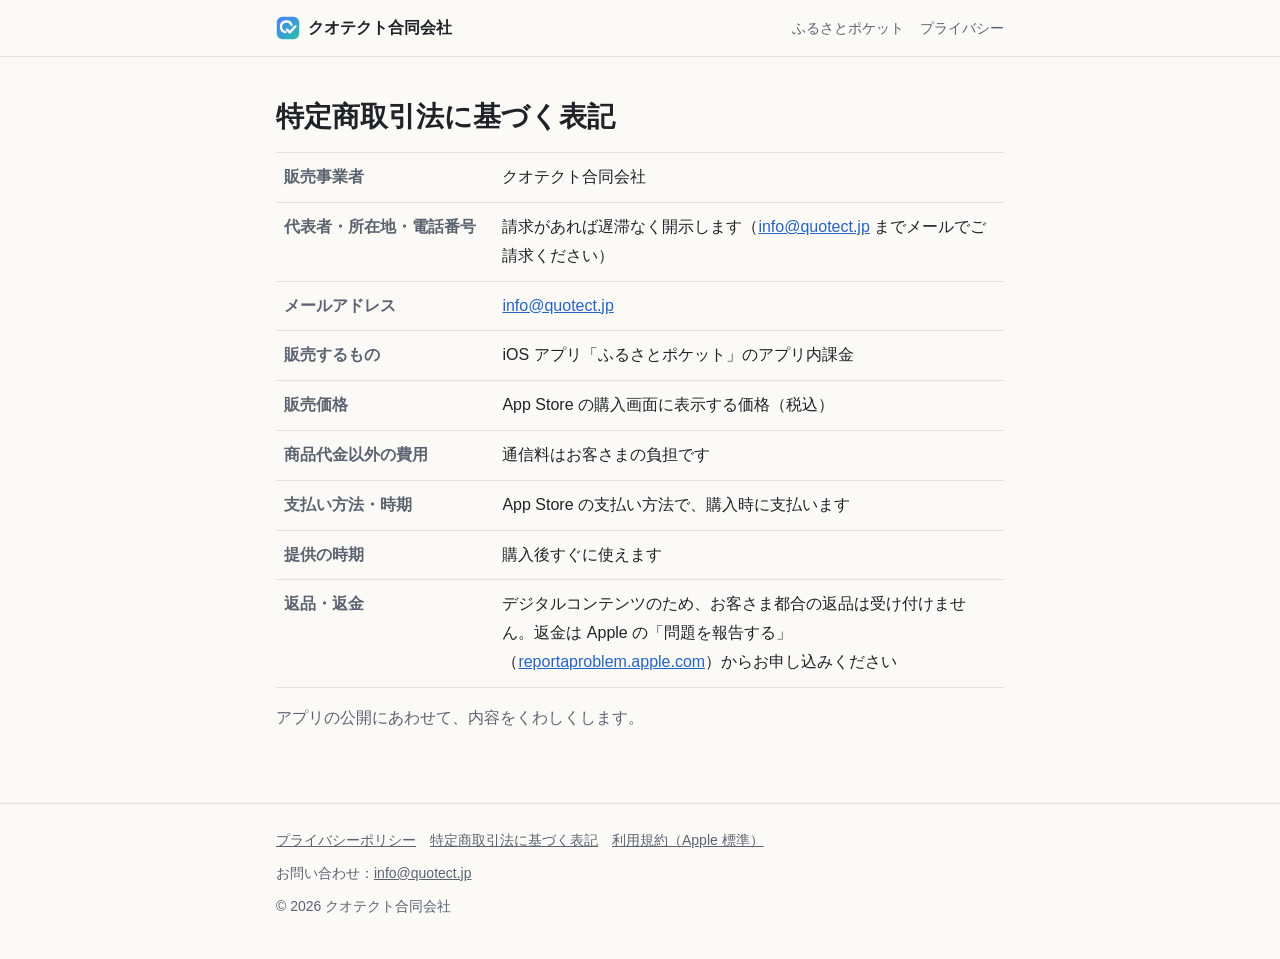
<file: furupoke/tokushoho/index.html>
<!doctype html>
<html lang="ja">
<head>
<meta charset="utf-8">
<meta name="viewport" content="width=device-width,initial-scale=1">
<title>特定商取引法に基づく表記</title>
<meta name="description" content="ふるさとポケットの特定商取引法に基づく表記です。">
<link rel="icon" href="../../assets/quotect-mark.svg" type="image/svg+xml">
<link rel="stylesheet" href="../../assets/style.css">
</head>
<body>
<header class="site"><div class="wrap">
<a class="brand" href="../../"><img src="../../assets/quotect-mark.svg" alt="" width="24" height="24">クオテクト合同会社</a>
<nav><a href="../../furupoke/">ふるさとポケット</a><a href="../../furupoke/privacy/">プライバシー</a></nav>
</div></header>
<main><div class="wrap">

<h1>特定商取引法に基づく表記</h1>
<dl class="info">
<dt>販売事業者</dt><dd>クオテクト合同会社</dd>
<dt>代表者・所在地・電話番号</dt><dd>請求があれば遅滞なく開示します（<a href="mailto:info@quotect.jp">info@quotect.jp</a> までメールでご請求ください）</dd>
<dt>メールアドレス</dt><dd><a href="mailto:info@quotect.jp">info@quotect.jp</a></dd>
<dt>販売するもの</dt><dd>iOS アプリ「ふるさとポケット」のアプリ内課金</dd>
<dt>販売価格</dt><dd>App Store の購入画面に表示する価格（税込）</dd>
<dt>商品代金以外の費用</dt><dd>通信料はお客さまの負担です</dd>
<dt>支払い方法・時期</dt><dd>App Store の支払い方法で、購入時に支払います</dd>
<dt>提供の時期</dt><dd>購入後すぐに使えます</dd>
<dt>返品・返金</dt><dd>デジタルコンテンツのため、お客さま都合の返品は受け付けません。返金は Apple の「問題を報告する」（<a href="https://reportaproblem.apple.com/">reportaproblem.apple.com</a>）からお申し込みください</dd>
</dl>
<p style="margin-top:16px;color:var(--muted)">アプリの公開にあわせて、内容をくわしくします。</p>

</div></main>
<footer class="site"><div class="wrap">
<a href="../../furupoke/privacy/">プライバシーポリシー</a><a href="../../furupoke/tokushoho/">特定商取引法に基づく表記</a><a href="https://www.apple.com/jp/legal/internet-services/itunes/jp/terms.html">利用規約（Apple 標準）</a>
<p>お問い合わせ：<a href="mailto:info@quotect.jp">info@quotect.jp</a></p>
<p>© 2026 クオテクト合同会社</p>
</div></footer>
</body>
</html>
</file>
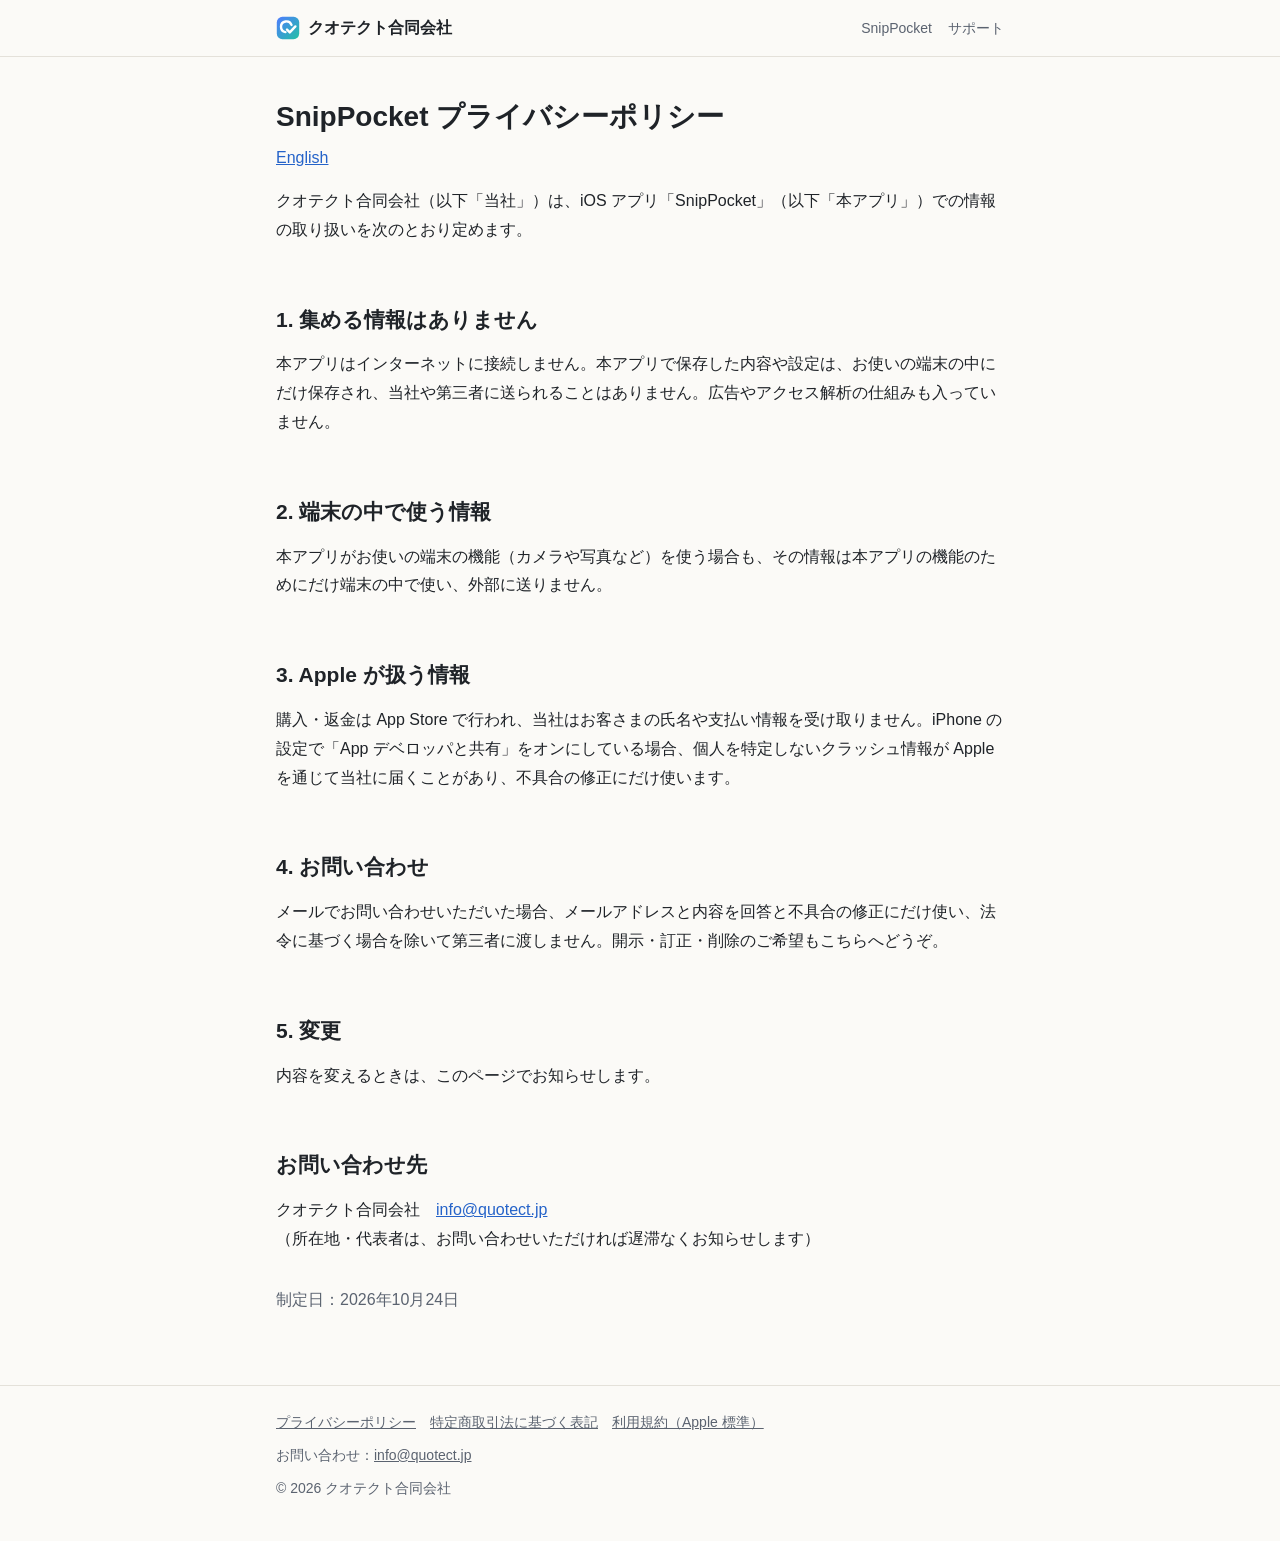
<file: snippocket/privacy/index.html>
<!doctype html>
<html lang="ja">
<head>
<meta charset="utf-8">
<meta name="viewport" content="width=device-width,initial-scale=1">
<title>SnipPocket プライバシーポリシー</title>
<meta name="description" content="SnipPocket のプライバシーポリシーです。本アプリは情報を集めません。">
<link rel="icon" href="../../assets/snippocket-icon.png">
<link rel="stylesheet" href="../../assets/style.css">
</head>
<body>
<header class="site"><div class="wrap">
<a class="brand" href="../../"><img src="../../assets/quotect-mark.svg" alt="" width="24" height="24">クオテクト合同会社</a>
<nav><a href="../../snippocket/">SnipPocket</a><a href="../../snippocket/support/">サポート</a></nav>
</div></header>
<main><div class="wrap">

<h1>SnipPocket プライバシーポリシー</h1>
<p style="margin-top:-8px"><a href="../../en/snippocket/privacy/" lang="en">English</a></p>
<p>クオテクト合同会社（以下「当社」）は、iOS アプリ「SnipPocket」（以下「本アプリ」）での情報の取り扱いを次のとおり定めます。</p>

<h2>1. 集める情報はありません</h2>
<p>本アプリはインターネットに接続しません。本アプリで保存した内容や設定は、お使いの端末の中にだけ保存され、当社や第三者に送られることはありません。広告やアクセス解析の仕組みも入っていません。</p>

<h2>2. 端末の中で使う情報</h2>
<p>本アプリがお使いの端末の機能（カメラや写真など）を使う場合も、その情報は本アプリの機能のためにだけ端末の中で使い、外部に送りません。</p>

<h2>3. Apple が扱う情報</h2>
<p>購入・返金は App Store で行われ、当社はお客さまの氏名や支払い情報を受け取りません。iPhone の設定で「App デベロッパと共有」をオンにしている場合、個人を特定しないクラッシュ情報が Apple を通じて当社に届くことがあり、不具合の修正にだけ使います。</p>

<h2>4. お問い合わせ</h2>
<p>メールでお問い合わせいただいた場合、メールアドレスと内容を回答と不具合の修正にだけ使い、法令に基づく場合を除いて第三者に渡しません。開示・訂正・削除のご希望もこちらへどうぞ。</p>

<h2>5. 変更</h2>
<p>内容を変えるときは、このページでお知らせします。</p>

<h2>お問い合わせ先</h2>
<p>クオテクト合同会社　<a href="mailto:info@quotect.jp">info@quotect.jp</a><br>
（所在地・代表者は、お問い合わせいただければ遅滞なくお知らせします）</p>

<p style="margin-top:32px;color:var(--muted)">制定日：2026年10月24日</p>

</div></main>
<footer class="site"><div class="wrap">
<a href="../../snippocket/privacy/">プライバシーポリシー</a><a href="../../snippocket/tokushoho/">特定商取引法に基づく表記</a><a href="https://www.apple.com/jp/legal/internet-services/itunes/jp/terms.html">利用規約（Apple 標準）</a>
<p>お問い合わせ：<a href="mailto:info@quotect.jp">info@quotect.jp</a></p>
<p>© 2026 クオテクト合同会社</p>
</div></footer>
</body>
</html>
</file>
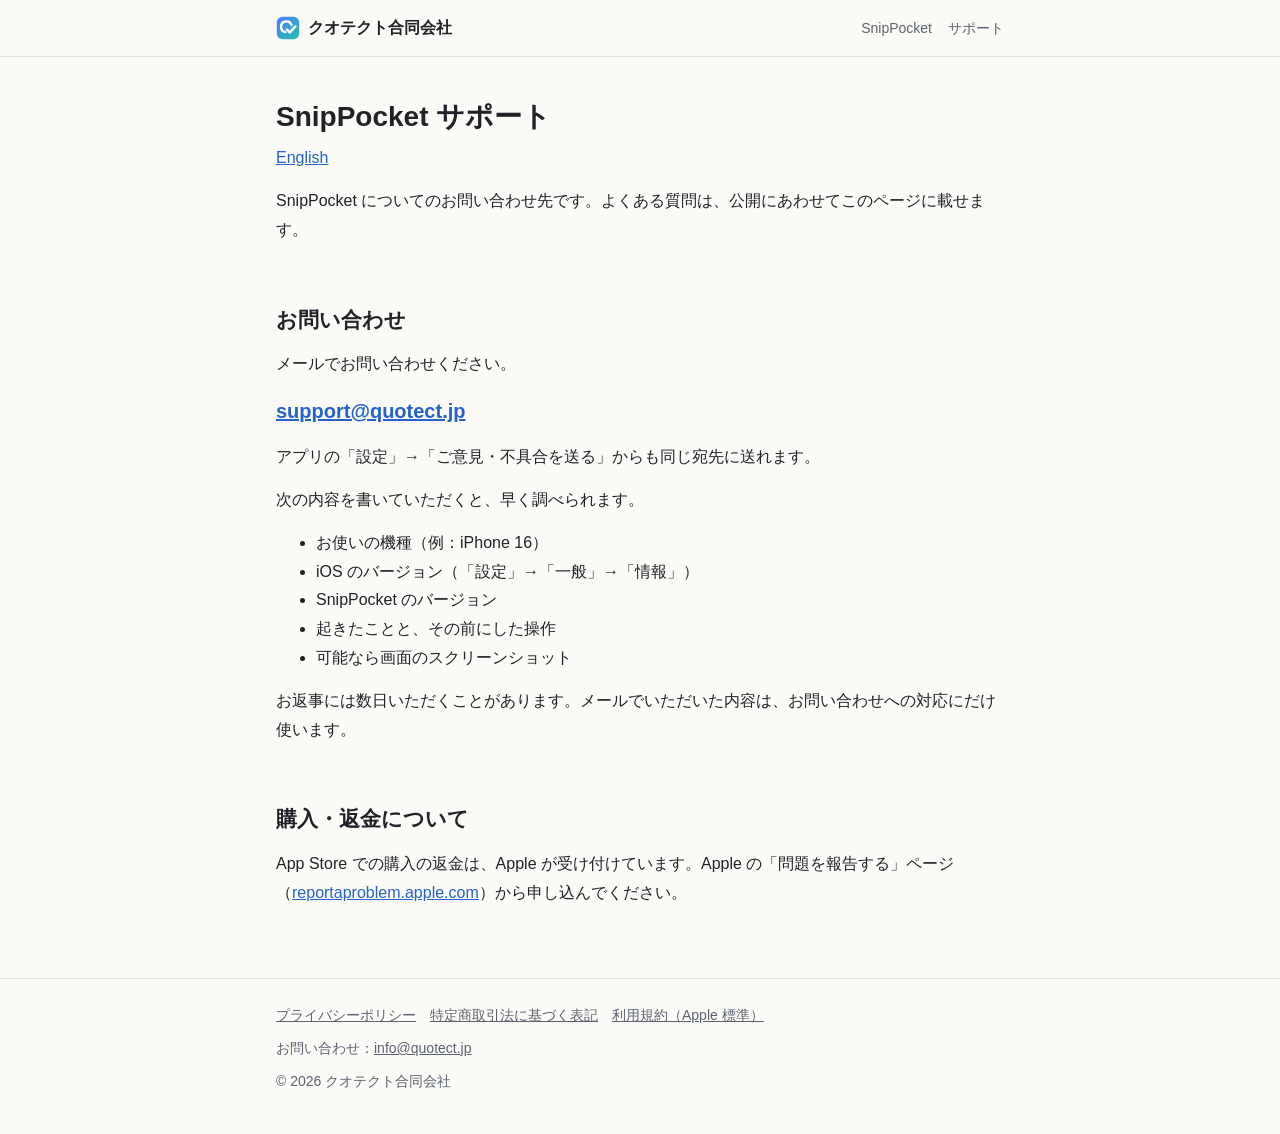
<file: snippocket/support/index.html>
<!doctype html>
<html lang="ja">
<head>
<meta charset="utf-8">
<meta name="viewport" content="width=device-width,initial-scale=1">
<title>SnipPocket サポート</title>
<meta name="description" content="SnipPocket のお問い合わせ先です。">
<link rel="icon" href="../../assets/snippocket-icon.png">
<link rel="stylesheet" href="../../assets/style.css">
</head>
<body>
<header class="site"><div class="wrap">
<a class="brand" href="../../"><img src="../../assets/quotect-mark.svg" alt="" width="24" height="24">クオテクト合同会社</a>
<nav><a href="../../snippocket/">SnipPocket</a><a href="../../snippocket/support/">サポート</a></nav>
</div></header>
<main><div class="wrap">

<h1>SnipPocket サポート</h1>
<p style="margin-top:-8px"><a href="../../en/snippocket/support/" lang="en">English</a></p>
<p>SnipPocket についてのお問い合わせ先です。よくある質問は、公開にあわせてこのページに載せます。</p>

<h2 id="contact">お問い合わせ</h2>
<p>メールでお問い合わせください。</p>
<p class="mail"><a href="mailto:support@quotect.jp">support@quotect.jp</a></p>
<p>アプリの「設定」→「ご意見・不具合を送る」からも同じ宛先に送れます。</p>
<p>次の内容を書いていただくと、早く調べられます。</p>
<ul>
<li>お使いの機種（例：iPhone 16）</li>
<li>iOS のバージョン（「設定」→「一般」→「情報」）</li>
<li>SnipPocket のバージョン</li>
<li>起きたことと、その前にした操作</li>
<li>可能なら画面のスクリーンショット</li>
</ul>
<p>お返事には数日いただくことがあります。メールでいただいた内容は、お問い合わせへの対応にだけ使います。</p>

<h2>購入・返金について</h2>
<p>App Store での購入の返金は、Apple が受け付けています。Apple の「問題を報告する」ページ（<a href="https://reportaproblem.apple.com/">reportaproblem.apple.com</a>）から申し込んでください。</p>

</div></main>
<footer class="site"><div class="wrap">
<a href="../../snippocket/privacy/">プライバシーポリシー</a><a href="../../snippocket/tokushoho/">特定商取引法に基づく表記</a><a href="https://www.apple.com/jp/legal/internet-services/itunes/jp/terms.html">利用規約（Apple 標準）</a>
<p>お問い合わせ：<a href="mailto:info@quotect.jp">info@quotect.jp</a></p>
<p>© 2026 クオテクト合同会社</p>
</div></footer>
</body>
</html>
</file>
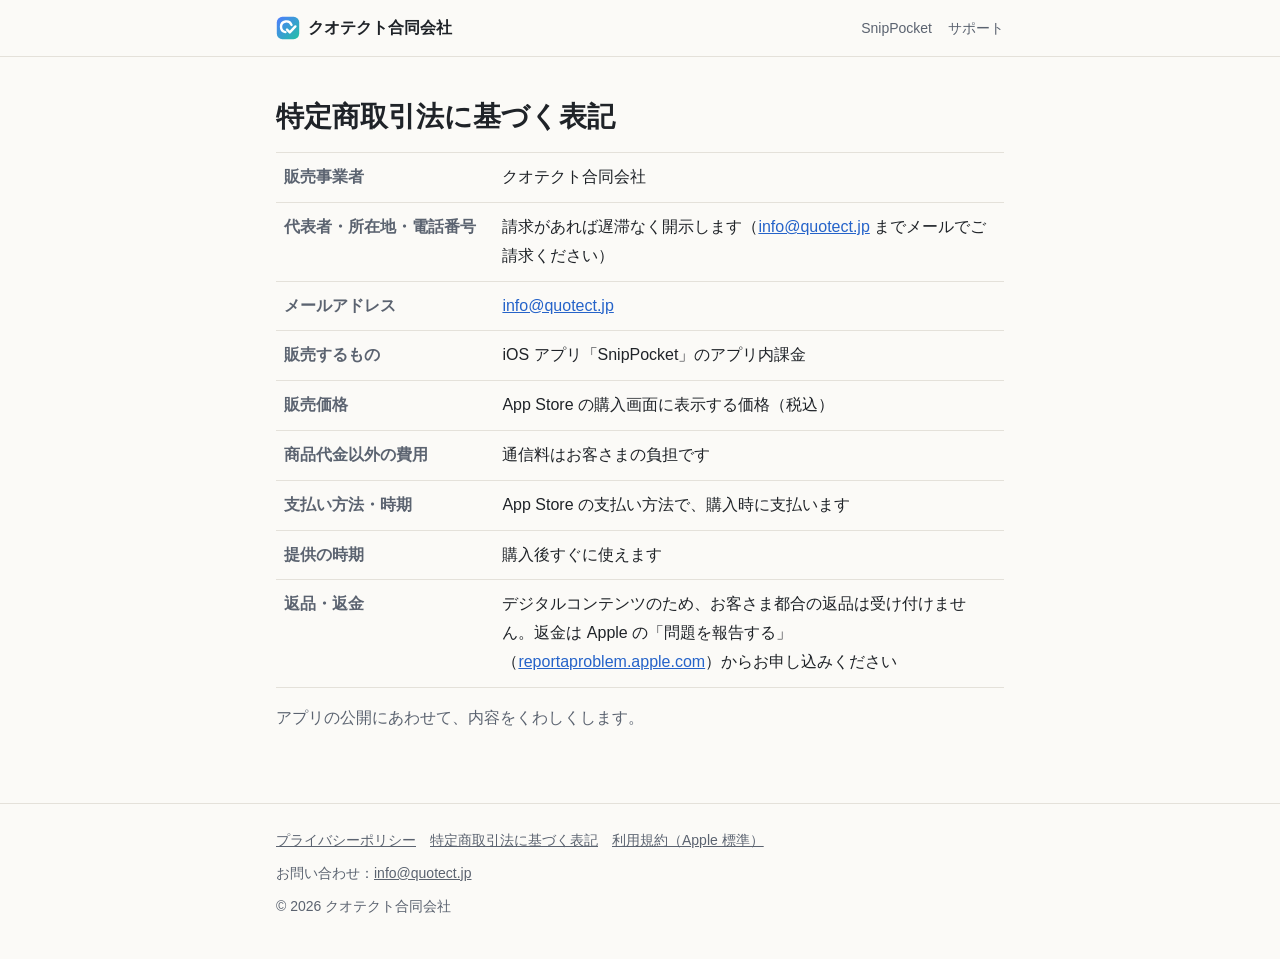
<file: snippocket/tokushoho/index.html>
<!doctype html>
<html lang="ja">
<head>
<meta charset="utf-8">
<meta name="viewport" content="width=device-width,initial-scale=1">
<title>特定商取引法に基づく表記</title>
<meta name="description" content="SnipPocket の特定商取引法に基づく表記です。">
<link rel="icon" href="../../assets/snippocket-icon.png">
<link rel="stylesheet" href="../../assets/style.css">
</head>
<body>
<header class="site"><div class="wrap">
<a class="brand" href="../../"><img src="../../assets/quotect-mark.svg" alt="" width="24" height="24">クオテクト合同会社</a>
<nav><a href="../../snippocket/">SnipPocket</a><a href="../../snippocket/support/">サポート</a></nav>
</div></header>
<main><div class="wrap">

<h1>特定商取引法に基づく表記</h1>
<dl class="info">
<dt>販売事業者</dt><dd>クオテクト合同会社</dd>
<dt>代表者・所在地・電話番号</dt><dd>請求があれば遅滞なく開示します（<a href="mailto:info@quotect.jp">info@quotect.jp</a> までメールでご請求ください）</dd>
<dt>メールアドレス</dt><dd><a href="mailto:info@quotect.jp">info@quotect.jp</a></dd>
<dt>販売するもの</dt><dd>iOS アプリ「SnipPocket」のアプリ内課金</dd>
<dt>販売価格</dt><dd>App Store の購入画面に表示する価格（税込）</dd>
<dt>商品代金以外の費用</dt><dd>通信料はお客さまの負担です</dd>
<dt>支払い方法・時期</dt><dd>App Store の支払い方法で、購入時に支払います</dd>
<dt>提供の時期</dt><dd>購入後すぐに使えます</dd>
<dt>返品・返金</dt><dd>デジタルコンテンツのため、お客さま都合の返品は受け付けません。返金は Apple の「問題を報告する」（<a href="https://reportaproblem.apple.com/">reportaproblem.apple.com</a>）からお申し込みください</dd>
</dl>
<p style="margin-top:16px;color:var(--muted)">アプリの公開にあわせて、内容をくわしくします。</p>

</div></main>
<footer class="site"><div class="wrap">
<a href="../../snippocket/privacy/">プライバシーポリシー</a><a href="../../snippocket/tokushoho/">特定商取引法に基づく表記</a><a href="https://www.apple.com/jp/legal/internet-services/itunes/jp/terms.html">利用規約（Apple 標準）</a>
<p>お問い合わせ：<a href="mailto:info@quotect.jp">info@quotect.jp</a></p>
<p>© 2026 クオテクト合同会社</p>
</div></footer>
</body>
</html>
</file>
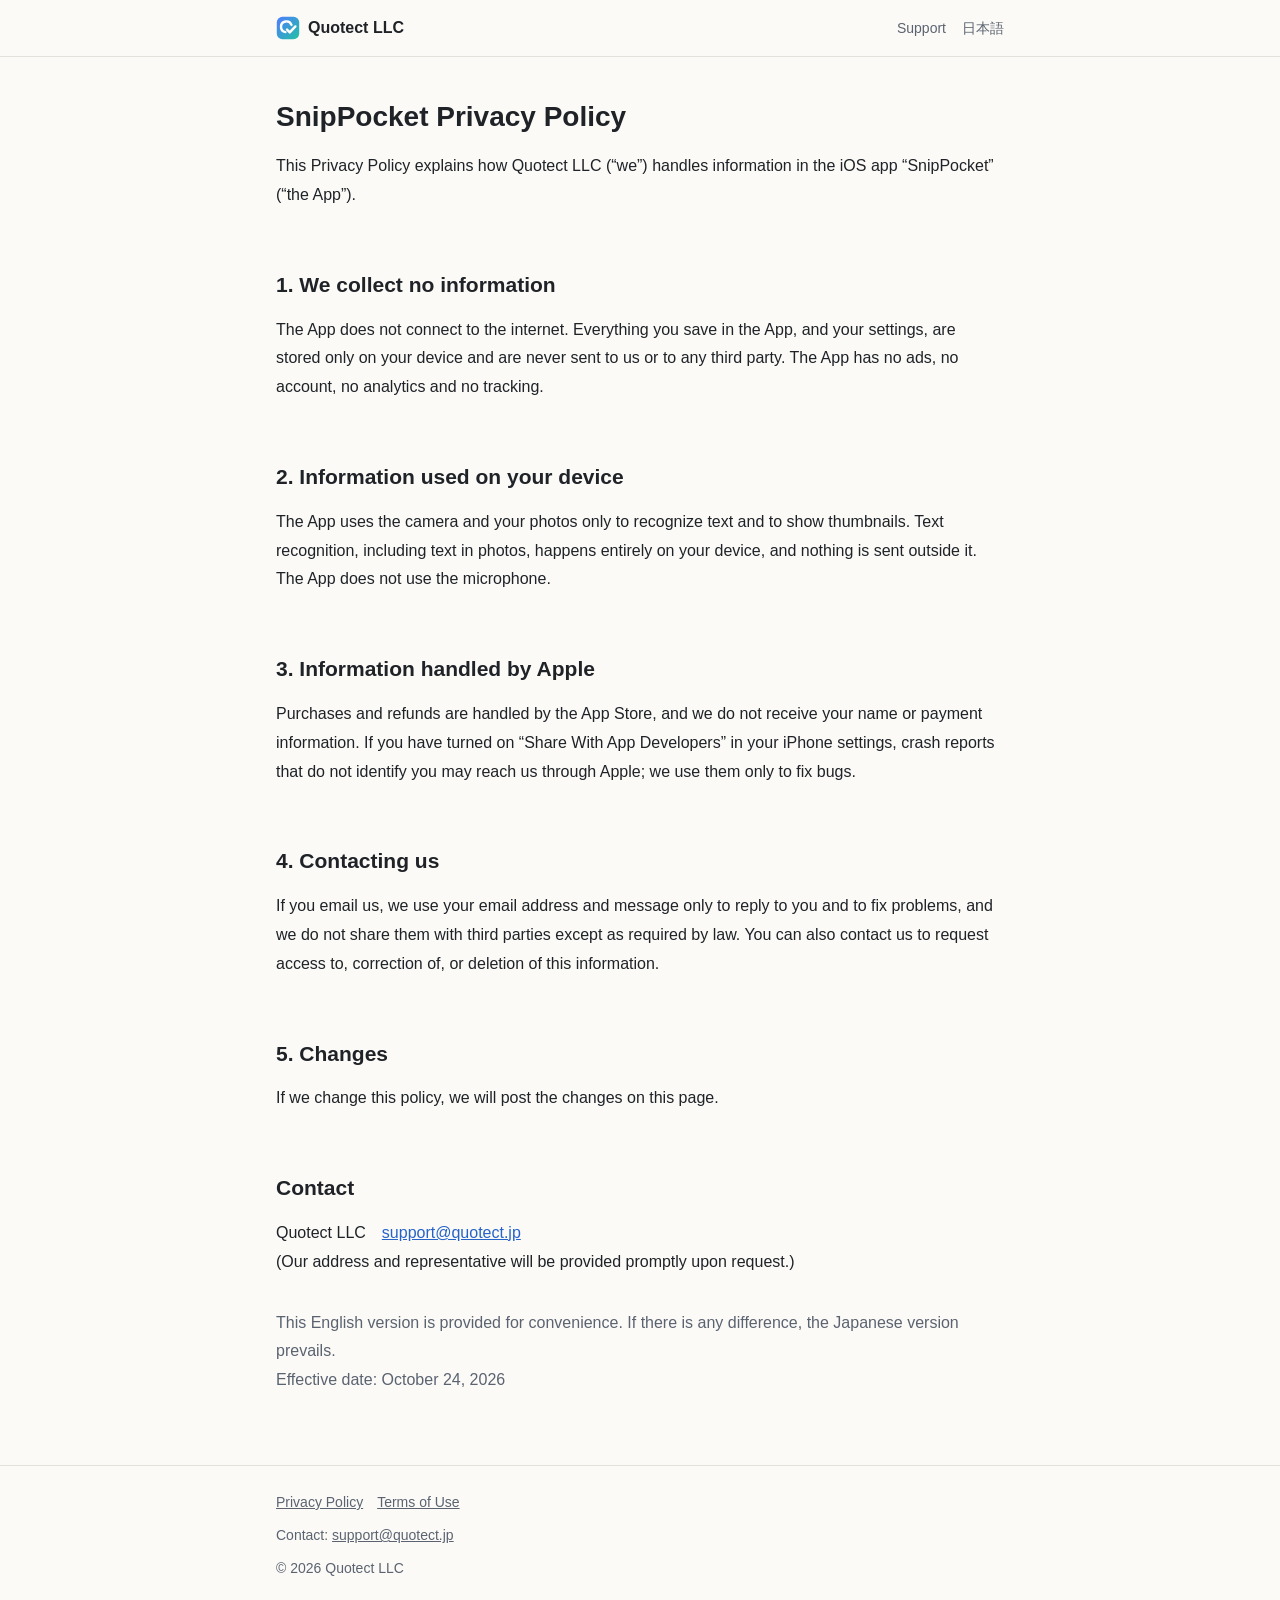
<file: en/snippocket/privacy/index.html>
<!doctype html>
<html lang="en">
<head>
<meta charset="utf-8">
<meta name="viewport" content="width=device-width,initial-scale=1">
<title>SnipPocket Privacy Policy</title>
<meta name="description" content="Privacy Policy for SnipPocket. The App collects no information.">
<link rel="icon" href="../../../assets/snippocket-icon.png">
<link rel="stylesheet" href="../../../assets/style.css">
</head>
<body>
<header class="site"><div class="wrap">
<a class="brand" href="../../../"><img src="../../../assets/quotect-mark.svg" alt="" width="24" height="24">Quotect LLC</a>
<nav><a href="../../../en/snippocket/support/">Support</a><a href="../../../snippocket/privacy/" lang="ja">日本語</a></nav>
</div></header>
<main><div class="wrap">

<h1>SnipPocket Privacy Policy</h1>
<p>This Privacy Policy explains how Quotect LLC (“we”) handles information in the iOS app “SnipPocket” (“the App”).</p>

<h2>1. We collect no information</h2>
<p>The App does not connect to the internet. Everything you save in the App, and your settings, are stored only on your device and are never sent to us or to any third party. The App has no ads, no account, no analytics and no tracking.</p>

<h2>2. Information used on your device</h2>
<p>The App uses the camera and your photos only to recognize text and to show thumbnails. Text recognition, including text in photos, happens entirely on your device, and nothing is sent outside it. The App does not use the microphone.</p>

<h2>3. Information handled by Apple</h2>
<p>Purchases and refunds are handled by the App Store, and we do not receive your name or payment information. If you have turned on “Share With App Developers” in your iPhone settings, crash reports that do not identify you may reach us through Apple; we use them only to fix bugs.</p>

<h2>4. Contacting us</h2>
<p>If you email us, we use your email address and message only to reply to you and to fix problems, and we do not share them with third parties except as required by law. You can also contact us to request access to, correction of, or deletion of this information.</p>

<h2>5. Changes</h2>
<p>If we change this policy, we will post the changes on this page.</p>

<h2>Contact</h2>
<p>Quotect LLC　<a href="mailto:support@quotect.jp">support@quotect.jp</a><br>
(Our address and representative will be provided promptly upon request.)</p>

<p style="margin-top:32px;color:var(--muted)">This English version is provided for convenience. If there is any difference, the Japanese version prevails.<br>
Effective date: October 24, 2026</p>

</div></main>
<footer class="site"><div class="wrap">
<a href="../../../en/snippocket/privacy/">Privacy Policy</a><a href="https://www.apple.com/legal/internet-services/itunes/dev/stdeula/">Terms of Use</a>
<p>Contact: <a href="mailto:support@quotect.jp">support@quotect.jp</a></p>
<p>© 2026 Quotect LLC</p>
</div></footer>
</body>
</html>
</file>
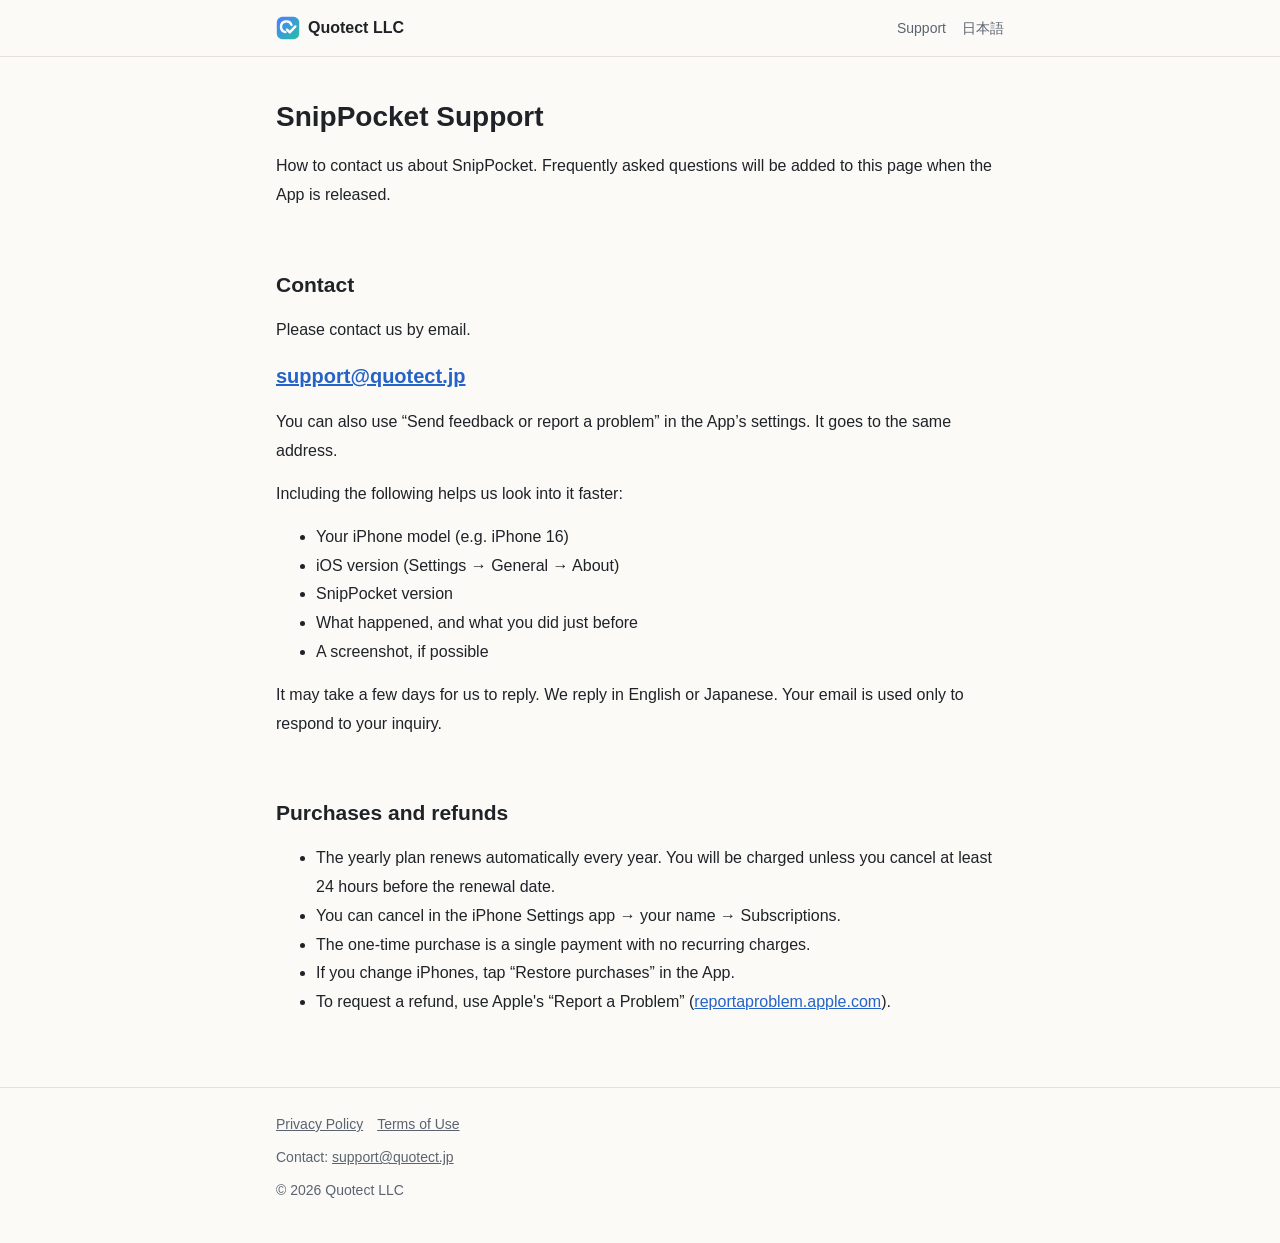
<file: en/snippocket/support/index.html>
<!doctype html>
<html lang="en">
<head>
<meta charset="utf-8">
<meta name="viewport" content="width=device-width,initial-scale=1">
<title>SnipPocket Support</title>
<meta name="description" content="How to contact SnipPocket support.">
<link rel="icon" href="../../../assets/snippocket-icon.png">
<link rel="stylesheet" href="../../../assets/style.css">
</head>
<body>
<header class="site"><div class="wrap">
<a class="brand" href="../../../"><img src="../../../assets/quotect-mark.svg" alt="" width="24" height="24">Quotect LLC</a>
<nav><a href="../../../en/snippocket/support/">Support</a><a href="../../../snippocket/support/" lang="ja">日本語</a></nav>
</div></header>
<main><div class="wrap">

<h1>SnipPocket Support</h1>
<p>How to contact us about SnipPocket. Frequently asked questions will be added to this page when the App is released.</p>

<h2 id="contact">Contact</h2>
<p>Please contact us by email.</p>
<p class="mail"><a href="mailto:support@quotect.jp">support@quotect.jp</a></p>
<p>You can also use “Send feedback or report a problem” in the App’s settings. It goes to the same address.</p>
<p>Including the following helps us look into it faster:</p>
<ul>
<li>Your iPhone model (e.g. iPhone 16)</li>
<li>iOS version (Settings → General → About)</li>
<li>SnipPocket version</li>
<li>What happened, and what you did just before</li>
<li>A screenshot, if possible</li>
</ul>
<p>It may take a few days for us to reply. We reply in English or Japanese. Your email is used only to respond to your inquiry.</p>

<h2>Purchases and refunds</h2>
<ul>
<li>The yearly plan renews automatically every year. You will be charged unless you cancel at least 24 hours before the renewal date.</li>
<li>You can cancel in the iPhone Settings app → your name → Subscriptions.</li>
<li>The one-time purchase is a single payment with no recurring charges.</li>
<li>If you change iPhones, tap “Restore purchases” in the App.</li>
<li>To request a refund, use Apple's “Report a Problem” (<a href="https://reportaproblem.apple.com/">reportaproblem.apple.com</a>).</li>
</ul>

</div></main>
<footer class="site"><div class="wrap">
<a href="../../../en/snippocket/privacy/">Privacy Policy</a><a href="https://www.apple.com/legal/internet-services/itunes/dev/stdeula/">Terms of Use</a>
<p>Contact: <a href="mailto:support@quotect.jp">support@quotect.jp</a></p>
<p>© 2026 Quotect LLC</p>
</div></footer>
</body>
</html>
</file>
<file: assets/style.css>
:root{--bg:#fbfaf7;--fg:#1f2328;--muted:#5b6370;--line:#e4e1da;--card:#ffffff;--accent:#2563c9;--accent-soft:#e8f0fc}
@media (prefers-color-scheme:dark){:root{--bg:#15171a;--fg:#e8e6e1;--muted:#a3a9b3;--line:#2c3036;--card:#1d2024;--accent:#7aa7f0;--accent-soft:#1f2a3b}}
*{box-sizing:border-box}
html{-webkit-text-size-adjust:100%}
body{margin:0;background:var(--bg);color:var(--fg);font-family:-apple-system,BlinkMacSystemFont,"Hiragino Sans","Hiragino Kaku Gothic ProN","Noto Sans JP","Yu Gothic",sans-serif;line-height:1.8;font-size:16px}
a{color:var(--accent)}
.wrap{max-width:760px;margin:0 auto;padding:0 16px}
header.site{border-bottom:1px solid var(--line)}
header.site .wrap{display:flex;align-items:center;justify-content:space-between;gap:12px;min-height:56px;flex-wrap:wrap}
header.site .brand{font-weight:700;color:var(--fg);text-decoration:none;display:inline-flex;align-items:center;gap:8px}
header.site .brand img{width:24px;height:24px;display:block}
header.site nav a{color:var(--muted);text-decoration:none;margin-left:16px;font-size:14px}
header.site nav a:first-child{margin-left:0}
main{padding:40px 0 56px}
h1{font-size:28px;line-height:1.4;margin:0 0 16px}
h2{font-size:21px;margin:48px 0 12px;padding-top:8px}
h3{font-size:17px;margin:28px 0 8px}
p,ul,ol{margin:0 0 14px}
.lead{font-size:18px;color:var(--muted)}
.card{background:var(--card);border:1px solid var(--line);border-radius:14px;padding:20px}
.app{display:flex;gap:16px;align-items:flex-start}
.app img{width:72px;height:72px;border-radius:16px;flex:none}
.hero{display:flex;gap:20px;align-items:center;margin-bottom:24px}
.hero img{width:96px;height:96px;border-radius:22px;flex:none}
.hero h1{margin:0}
.hero p{margin:4px 0 0;color:var(--muted)}
.btn{display:inline-block;background:var(--accent);color:#fff;text-decoration:none;padding:10px 18px;border-radius:999px;font-weight:600;font-size:15px}
@media (prefers-color-scheme:dark){.btn{color:#10151d}}
.btn.ghost{background:transparent;color:var(--accent);border:1px solid var(--accent)}
.features{display:grid;grid-template-columns:repeat(auto-fit,minmax(220px,1fr));gap:12px;margin:16px 0}
.features .card h3{margin:0 0 6px}
.features .card p{margin:0;color:var(--muted);font-size:15px}
.table-wrap{overflow-x:auto;margin:0 0 16px}
table{border-collapse:collapse;width:100%;font-size:15px}
th,td{border:1px solid var(--line);padding:8px 10px;text-align:left;vertical-align:top}
th{background:var(--accent-soft);font-weight:600}
dl.info{display:grid;grid-template-columns:minmax(8em,30%) 1fr;margin:0;border-top:1px solid var(--line)}
dl.info dt,dl.info dd{margin:0;padding:10px 8px;border-bottom:1px solid var(--line)}
dl.info dt{font-weight:600;color:var(--muted)}
@media (max-width:520px){dl.info{grid-template-columns:1fr}dl.info dt{border-bottom:none;padding-bottom:0}}
details{border:1px solid var(--line);border-radius:10px;background:var(--card);margin:0 0 8px}
summary{cursor:pointer;padding:12px 14px;font-weight:600}
details>div{padding:0 14px 6px}
.note{background:var(--accent-soft);border-radius:10px;padding:14px 16px;margin:0 0 16px}
.mail{font-size:20px;font-weight:700}
footer.site{border-top:1px solid var(--line);color:var(--muted);font-size:14px;padding:24px 0 40px}
footer.site a{color:var(--muted);margin-right:14px}
footer.site p{margin:8px 0 0}
.badge-soft{display:inline-block;font-size:13px;font-weight:600;color:var(--accent);background:var(--accent-soft);padding:2px 12px;border-radius:999px;margin-bottom:12px}
</file>
